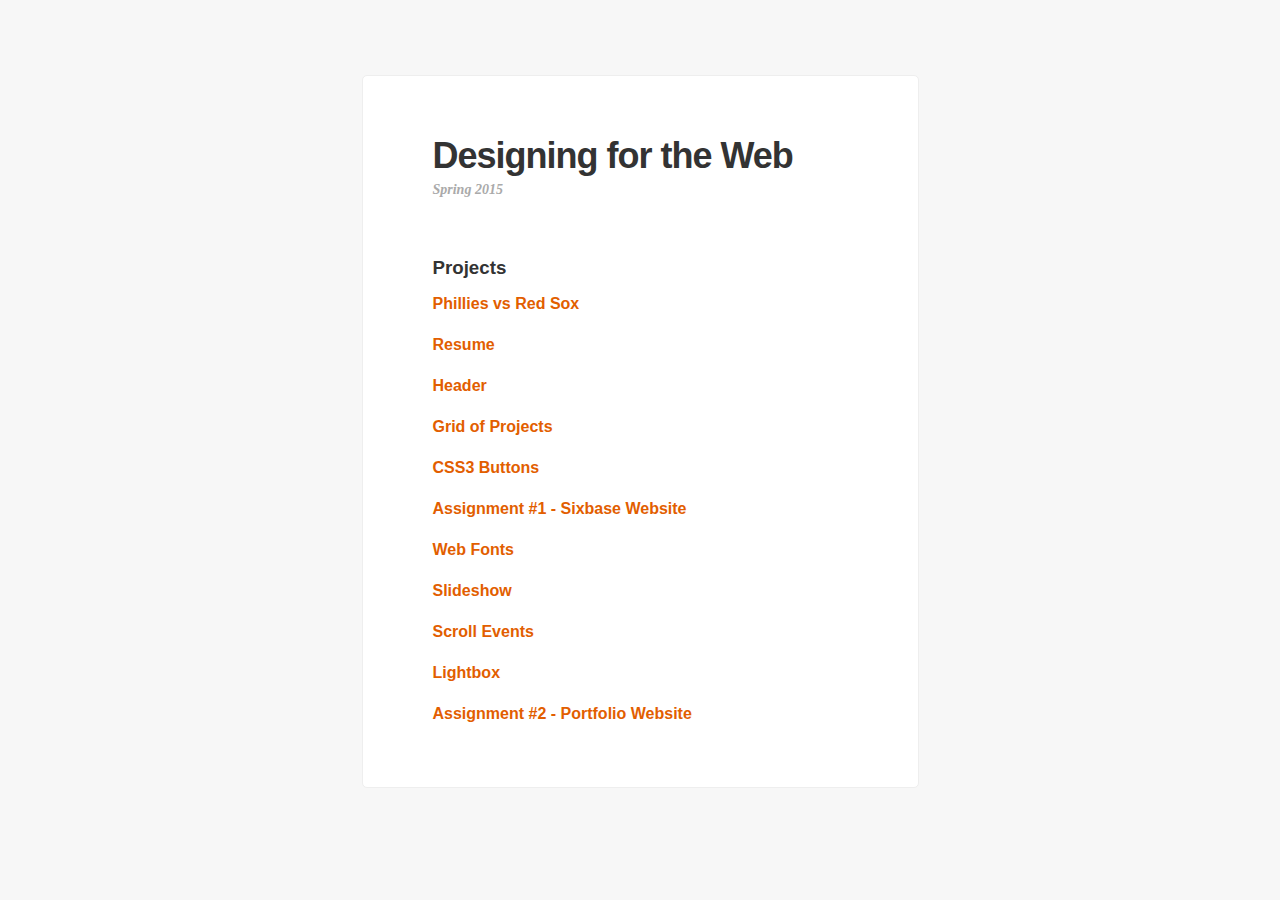
<file: index.html>
<!doctype html>
<html>
  <head>
    <title>Designing for the Web | Spring 2015</title>

    <style type='text/css'>
      body {
        background: #f7f7f7;
        font-family: 'Helvetica', Arial, sans-serif;
        color: #333333;
        font-size: 16px;
        line-height: 1.0;
        font-weight: bold;
      }
      a,
      a:active,
      a:visited {
        text-decoration: none;
        color: #e25e00;
      }
      a:hover {
        opacity: .5;
      }
      div {
        margin: 75px auto;
        padding: 60px 70px 40px 70px;
        background: #ffffff;
        max-width: 415px;
        border-radius: 5px;
        border: 1px solid #eeeeee;
      }
      h1 {
        font-size: 36px;
        line-height: 1.1;
        margin: 0;
        letter-spacing: -1px;
      }
      h2 {
        font-family: Georgia, serif;
        font-size: 14px;
        line-height: 2.0;
        color: #aaaaaa;
        font-style: italic;
        margin: 0 0 55px 0;
      }
      ul {
        list-style-type: none;
        padding: 0;
        margin: 0;
      }
      li {
        padding-bottom: 25px;
      }
    </style>
  </head>

  <body>
    <div>
      <h1>Designing for the Web</h1>
      <h2>Spring 2015</h2>

      <ul>
        <h3>Projects</h3>
        <li><a href='/phillies'>Phillies vs Red Sox</a></li>
        <li><a href='/resume'>Resume</a></li>
        <li><a href='/header'>Header</a></li>
        <li><a href='/grid'>Grid of Projects</a></li>
        <li><a href='/css3-button'>CSS3 Buttons</a></li>
        <li><a href='/assignment1'>Assignment #1 - Sixbase Website</a></li>
        <li><a href='/web-fonts'>Web Fonts</a></li>
        <li><a href='/slideshow'>Slideshow</a></li>
        <li><a href='/scrolling'>Scroll Events</a></li>
        <li><a href='/lightbox'>Lightbox</a></li>
        <li><a href='/assignment2'>Assignment #2 - Portfolio Website</a></li>
      </ul>
    </div>
  </body>
</html>
</file>
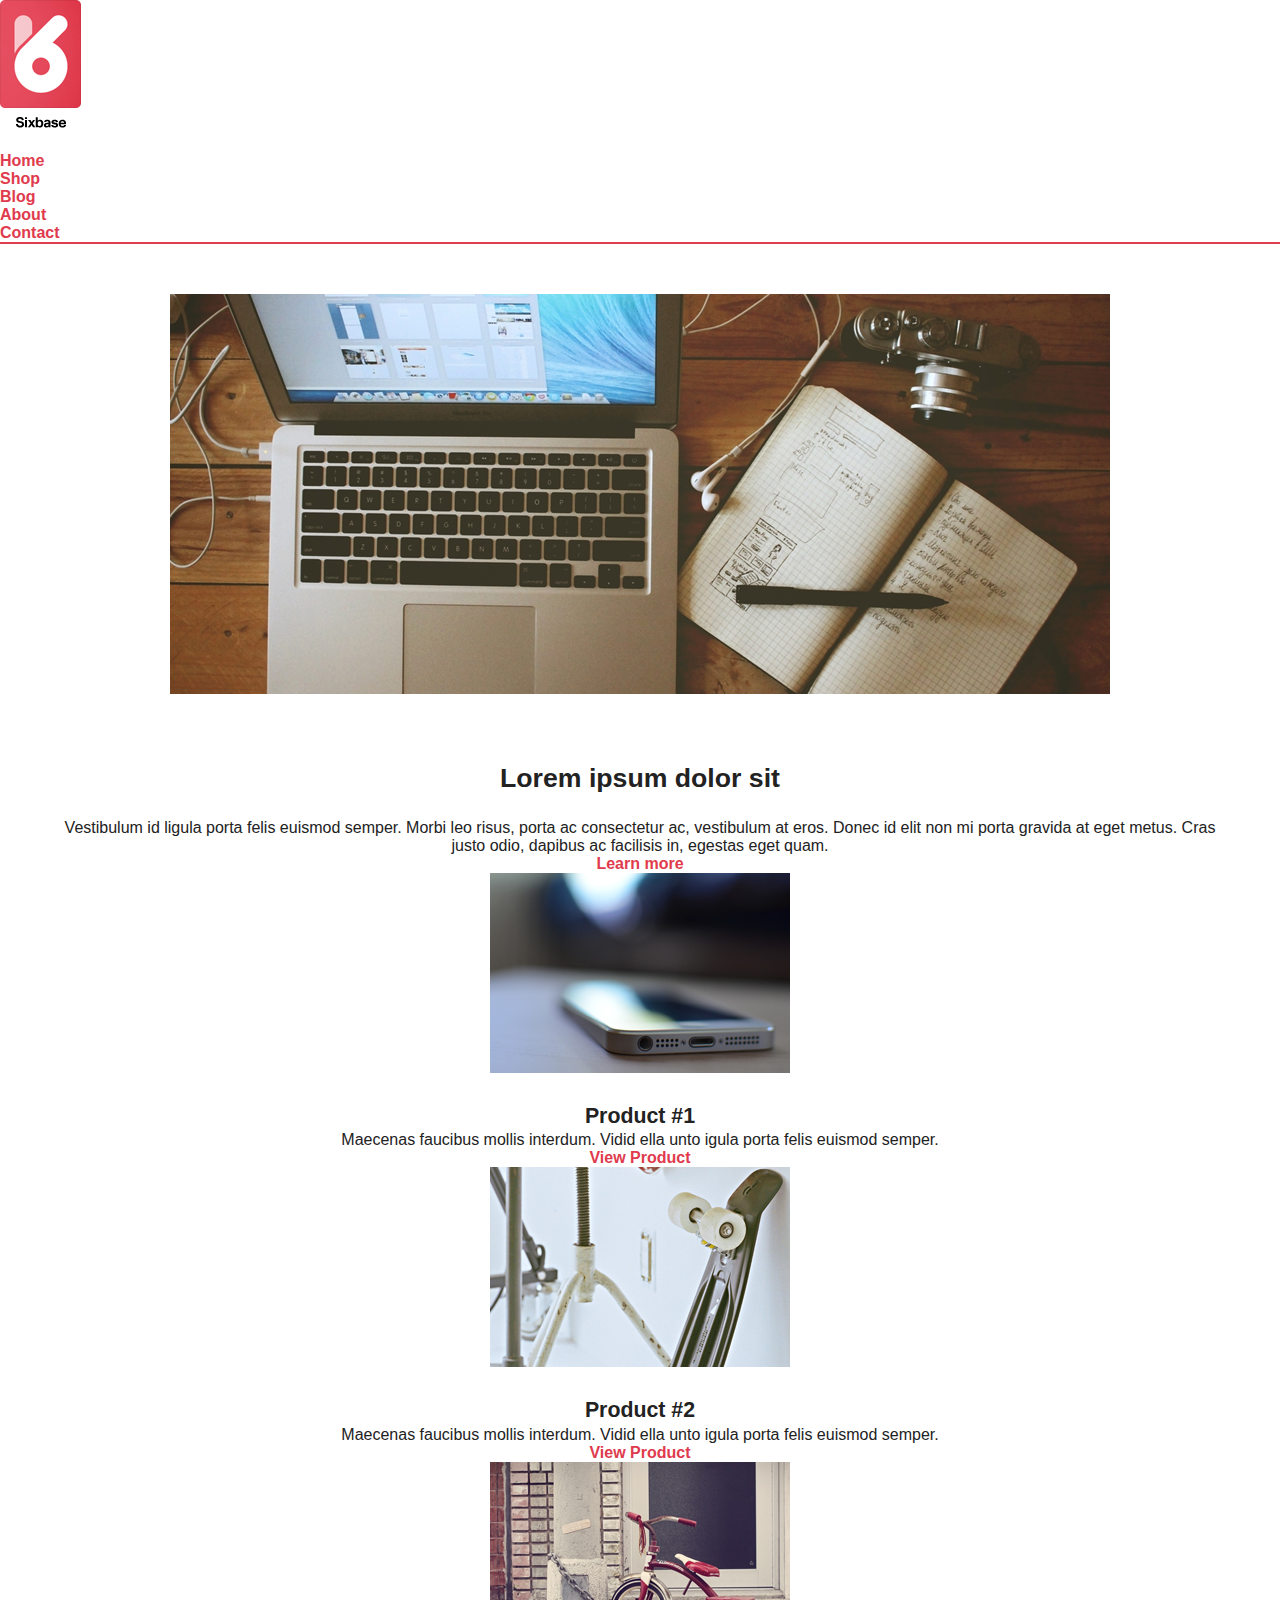
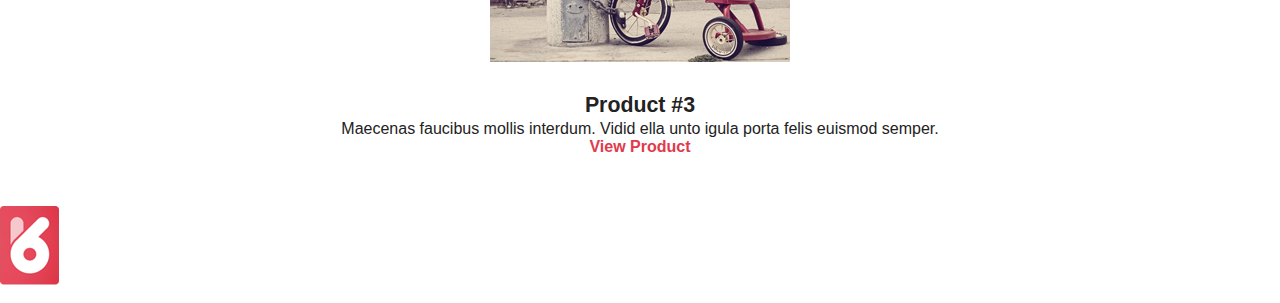
<file: assignment1/index.html>
<!doctype html>
<html>
  <head>
    <title>Sixbase</title>

    <link rel='stylesheet' href='files/css/styles.css' />
  </head>

  <body>
    <header>
      <div class='inner-wrapper'>
        <h1 class='logo'>
          <img src='files/img/sixbase-logo.png' alt='Sixbase Logo' />
        </h1>
        <nav>
          <ul>
            <li class='active'><a href=''>Home</a></li>
            <li><a href=''>Shop</a></li>
            <li><a href=''>Blog</a></li>
            <li><a href=''>About</a></li>
            <li><a href=''>Contact</a></li>
          </ul>
        </nav>
      </div>
    </header>

    <div class='content'>
      <img src='files/img/desk-hero.jpg' alt='Desk Hero Image' />
      <div class='main-section'>
        <h2>Lorem ipsum dolor sit</h2>
        <p>Vestibulum id ligula porta felis euismod semper. Morbi leo risus, porta ac consectetur ac, vestibulum at eros. Donec id elit non mi porta gravida at eget metus. Cras justo odio, dapibus ac facilisis in, egestas eget quam.</p>
        <a href='' target='_blank'>Learn more</a>
      </div>
      <div class='recent-products'>
        <div class='product'>
          <img src='files/img/product-1.jpg' alt='Product #1' />
          <h3>Product #1</h3>
          <p>Maecenas faucibus mollis interdum. Vidid ella unto igula porta felis euismod semper.</p>
          <a href='' target='_blank'>View Product</a>
        </div>
        <div class='product'>
          <img src='files/img/product-2.jpg' alt='Product #2' />
          <h3>Product #2</h3>
          <p>Maecenas faucibus mollis interdum. Vidid ella unto igula porta felis euismod semper.</p>
          <a href='' target='_blank'>View Product</a>
        </div>
        <div class='product'>
          <img src='files/img/product-3.jpg' alt='Product #3' />
          <h3>Product #3</h3>
          <p>Maecenas faucibus mollis interdum. Vidid ella unto igula porta felis euismod semper.</p>
          <a href='' target='_blank'>View Product</a>
        </div>
      </div>
    </div>

    <footer>
      <img src='files/img/sixbase-logo-reversed.png' alt='Sixbase Logo' />
    </footer>
  </body>
</html>
</file>
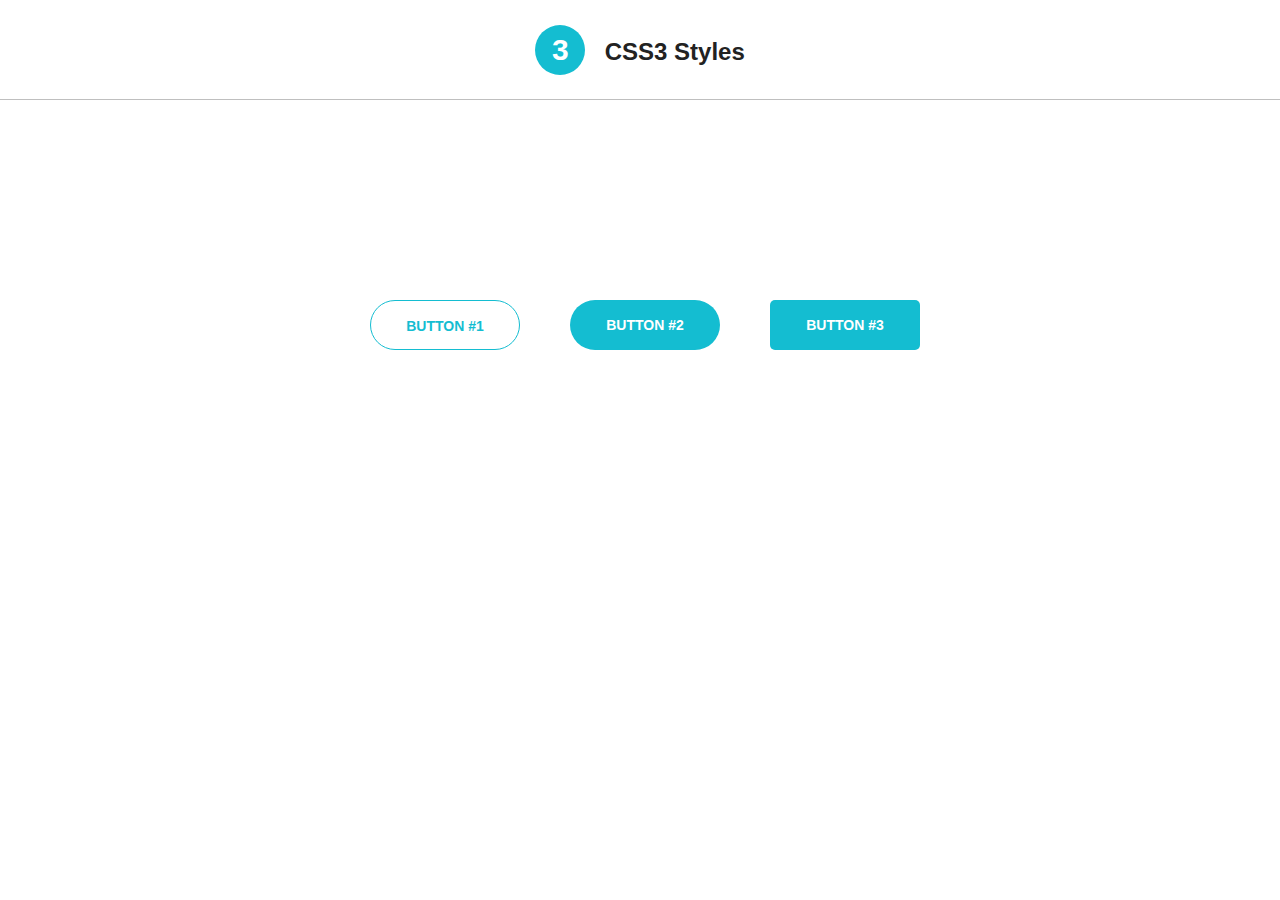
<file: css3-button/index.html>
<!doctype html>
<html>
  <head>
    <title>Practice Site 3 | CSS3 Styles</title>

    <link type="text/css" href="files/css/styles.css" rel="stylesheet" />
  </head>

  <body>
    <header>
      <div class="inner-wrapper">
        <div class="logo">
          <a href="">
            <h1>3</h1>
            <h2>CSS3 Styles</h2>
          </a>
        </div>
      </div>
    </header>

    <div class="content">
      <div class="button-wrapper">
        <a class="button one" href="">Button #1</a>
        <a class="button two" href="">Button #2</a>
        <a class="button three" href="">Button #3</a>
      </div>
    </div>
  </body>
</html>
</file>
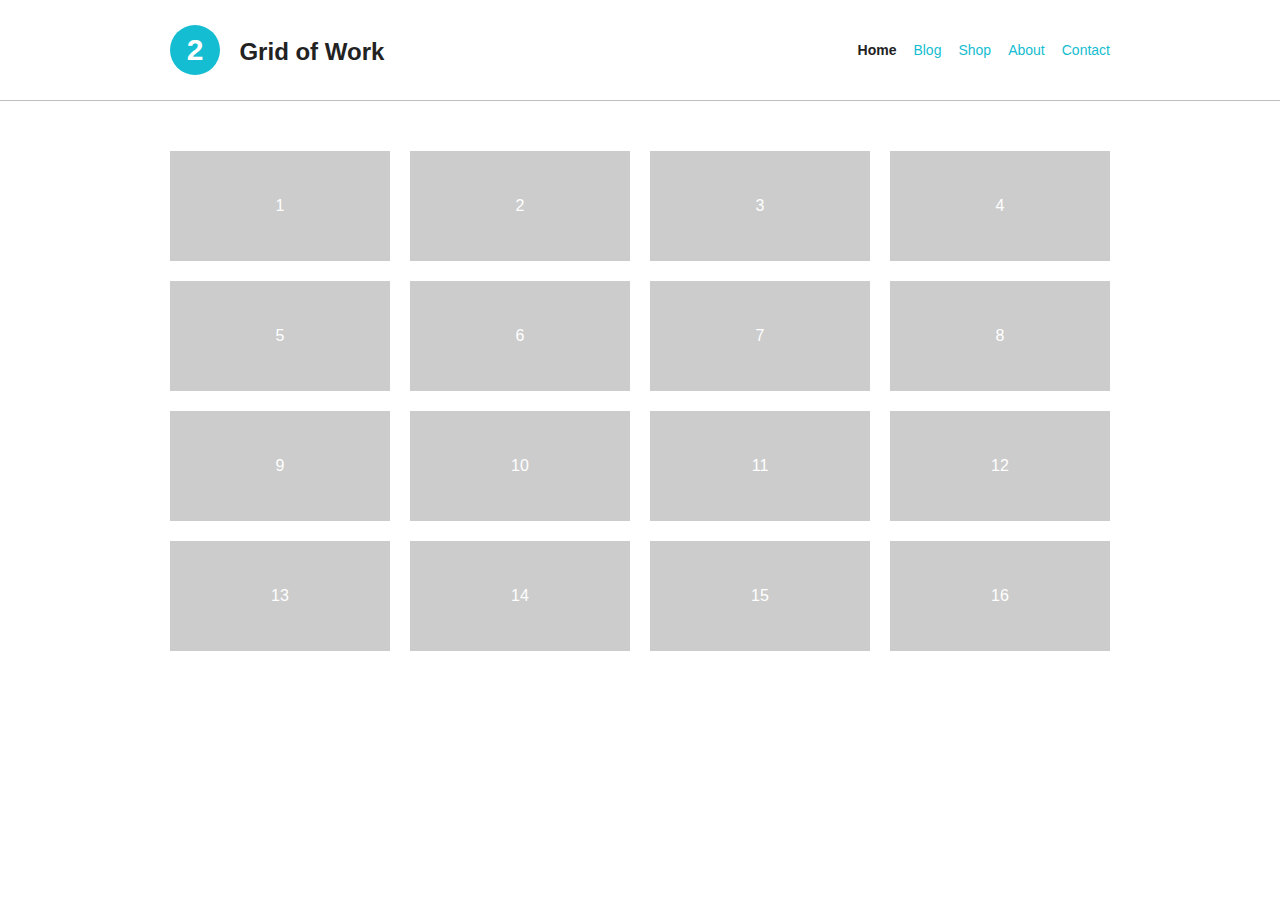
<file: grid/index.html>
<!doctype html>
<html>
  <head>
    <title>Practice Site 2 | Grid of Work</title>

    <link type="text/css" href="files/css/styles.css" rel="stylesheet" />
  </head>

  <body>
    <header>
      <div id="inner-wrapper">
        <div id="logo">
          <a href="">
            <h1>2</h1>
            <h2>Grid of Work</h2>
          </a>
        </div>
        <div id="nav">
          <ul>
            <li class="active"><a href="http://yoursite.com" target="_self">Home</a></li>
            <li><a href="http://yoursite.com/blog" target="_self">Blog</a></li>
            <li><a href="http://yoursite.com/about" target="_self">Shop</a></li>
            <li><a href="http://yoursite.com/about" target="_self">About</a></li>
            <li><a href="http://yoursite.com/contact" target="_self">Contact</a></li>
          </ul>
        </div>
      </div>
    </header>

    <div id="content">
      <div class="row-1">
        <a href=""><div class="project">1</div></a>
        <a href=""><div class="project">2</div></a>
        <a href=""><div class="project">3</div></a>
        <a href=""><div class="project last">4</div></a>
      </div>
      <div class="row-2">
        <a href=""><div class="project">5</div></a>
        <a href=""><div class="project">6</div></a>
        <a href=""><div class="project">7</div></a>
        <a href=""><div class="project last">8</div></a>
      </div>
      <div class="row-3">
        <a href=""><div class="project">9</div></a>
        <a href=""><div class="project">10</div></a>
        <a href=""><div class="project">11</div></a>
        <a href=""><div class="project last">12</div></a>
      </div>
      <div class="row-4">
        <a href=""><div class="project">13</div></a>
        <a href=""><div class="project">14</div></a>
        <a href=""><div class="project">15</div></a>
        <a href=""><div class="project last">16</div></a>
      </div>
    </div>
  </body>
</html>
</file>
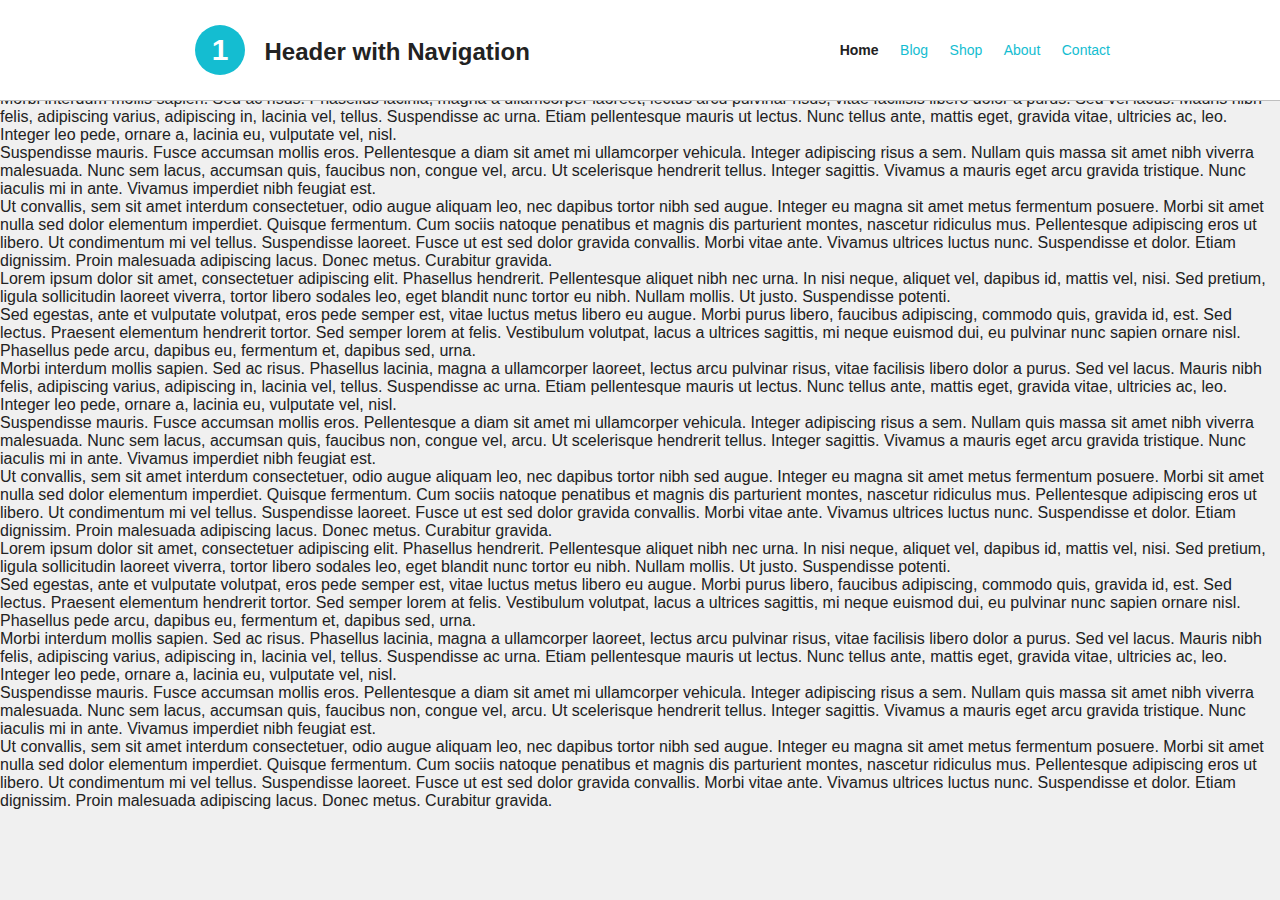
<file: header/index.html>
<!doctype html>
<html>
  <head>
    <title>Practice Site 1 | Header with Navigation</title>

    <link type="text/css" href="files/css/styles.css" rel="stylesheet" />
  </head>

  <body>
    <header>
      <div id="inner-wrapper">
        <div id="logo">
          <a href="http://ryjohnson.com">
            <h1>1</h1>
            <h2>Header with Navigation</h2>
          </a>
        </div>
        <div id="nav">
          <ul>
            <li class='active'><a href="http://yoursite.com" target="_self">Home</a></li>
            <li><a href="http://yoursite.com/blog" target="_self">Blog</a></li>
            <li><a href="http://yoursite.com/about" target="_self">Shop</a></li>
            <li><a href="http://yoursite.com/about" target="_self">About</a></li>
            <li><a href="http://yoursite.com/contact" target="_self">Contact</a></li>
          </ul>
        </div>
      </div>
    </header>

    <div id="content">
      <p>Lorem ipsum dolor sit amet, consectetuer adipiscing elit. Phasellus hendrerit. Pellentesque aliquet nibh nec urna. In nisi neque, aliquet vel, dapibus id, mattis vel, nisi. Sed pretium, ligula sollicitudin laoreet viverra, tortor libero sodales leo, eget blandit nunc tortor eu nibh. Nullam mollis. Ut justo. Suspendisse potenti.</p>

      <p>Sed egestas, ante et vulputate volutpat, eros pede semper est, vitae luctus metus libero eu augue. Morbi purus libero, faucibus adipiscing, commodo quis, gravida id, est. Sed lectus. Praesent elementum hendrerit tortor. Sed semper lorem at felis. Vestibulum volutpat, lacus a ultrices sagittis, mi neque euismod dui, eu pulvinar nunc sapien ornare nisl. Phasellus pede arcu, dapibus eu, fermentum et, dapibus sed, urna.</p>

      <p>Morbi interdum mollis sapien. Sed ac risus. Phasellus lacinia, magna a ullamcorper laoreet, lectus arcu pulvinar risus, vitae facilisis libero dolor a purus. Sed vel lacus. Mauris nibh felis, adipiscing varius, adipiscing in, lacinia vel, tellus. Suspendisse ac urna. Etiam pellentesque mauris ut lectus. Nunc tellus ante, mattis eget, gravida vitae, ultricies ac, leo. Integer leo pede, ornare a, lacinia eu, vulputate vel, nisl.</p>

      <p>Suspendisse mauris. Fusce accumsan mollis eros. Pellentesque a diam sit amet mi ullamcorper vehicula. Integer adipiscing risus a sem. Nullam quis massa sit amet nibh viverra malesuada. Nunc sem lacus, accumsan quis, faucibus non, congue vel, arcu. Ut scelerisque hendrerit tellus. Integer sagittis. Vivamus a mauris eget arcu gravida tristique. Nunc iaculis mi in ante. Vivamus imperdiet nibh feugiat est.</p>

      <p>Ut convallis, sem sit amet interdum consectetuer, odio augue aliquam leo, nec dapibus tortor nibh sed augue. Integer eu magna sit amet metus fermentum posuere. Morbi sit amet nulla sed dolor elementum imperdiet. Quisque fermentum. Cum sociis natoque penatibus et magnis dis parturient montes, nascetur ridiculus mus. Pellentesque adipiscing eros ut libero. Ut condimentum mi vel tellus. Suspendisse laoreet. Fusce ut est sed dolor gravida convallis. Morbi vitae ante. Vivamus ultrices luctus nunc. Suspendisse et dolor. Etiam dignissim. Proin malesuada adipiscing lacus. Donec metus. Curabitur gravida.</p>

      <p>Lorem ipsum dolor sit amet, consectetuer adipiscing elit. Phasellus hendrerit. Pellentesque aliquet nibh nec urna. In nisi neque, aliquet vel, dapibus id, mattis vel, nisi. Sed pretium, ligula sollicitudin laoreet viverra, tortor libero sodales leo, eget blandit nunc tortor eu nibh. Nullam mollis. Ut justo. Suspendisse potenti.</p>

      <p>Sed egestas, ante et vulputate volutpat, eros pede semper est, vitae luctus metus libero eu augue. Morbi purus libero, faucibus adipiscing, commodo quis, gravida id, est. Sed lectus. Praesent elementum hendrerit tortor. Sed semper lorem at felis. Vestibulum volutpat, lacus a ultrices sagittis, mi neque euismod dui, eu pulvinar nunc sapien ornare nisl. Phasellus pede arcu, dapibus eu, fermentum et, dapibus sed, urna.</p>

      <p>Morbi interdum mollis sapien. Sed ac risus. Phasellus lacinia, magna a ullamcorper laoreet, lectus arcu pulvinar risus, vitae facilisis libero dolor a purus. Sed vel lacus. Mauris nibh felis, adipiscing varius, adipiscing in, lacinia vel, tellus. Suspendisse ac urna. Etiam pellentesque mauris ut lectus. Nunc tellus ante, mattis eget, gravida vitae, ultricies ac, leo. Integer leo pede, ornare a, lacinia eu, vulputate vel, nisl.</p>

      <p>Suspendisse mauris. Fusce accumsan mollis eros. Pellentesque a diam sit amet mi ullamcorper vehicula. Integer adipiscing risus a sem. Nullam quis massa sit amet nibh viverra malesuada. Nunc sem lacus, accumsan quis, faucibus non, congue vel, arcu. Ut scelerisque hendrerit tellus. Integer sagittis. Vivamus a mauris eget arcu gravida tristique. Nunc iaculis mi in ante. Vivamus imperdiet nibh feugiat est.</p>

      <p>Ut convallis, sem sit amet interdum consectetuer, odio augue aliquam leo, nec dapibus tortor nibh sed augue. Integer eu magna sit amet metus fermentum posuere. Morbi sit amet nulla sed dolor elementum imperdiet. Quisque fermentum. Cum sociis natoque penatibus et magnis dis parturient montes, nascetur ridiculus mus. Pellentesque adipiscing eros ut libero. Ut condimentum mi vel tellus. Suspendisse laoreet. Fusce ut est sed dolor gravida convallis. Morbi vitae ante. Vivamus ultrices luctus nunc. Suspendisse et dolor. Etiam dignissim. Proin malesuada adipiscing lacus. Donec metus. Curabitur gravida.</p>

      <p>Lorem ipsum dolor sit amet, consectetuer adipiscing elit. Phasellus hendrerit. Pellentesque aliquet nibh nec urna. In nisi neque, aliquet vel, dapibus id, mattis vel, nisi. Sed pretium, ligula sollicitudin laoreet viverra, tortor libero sodales leo, eget blandit nunc tortor eu nibh. Nullam mollis. Ut justo. Suspendisse potenti.</p>

      <p>Sed egestas, ante et vulputate volutpat, eros pede semper est, vitae luctus metus libero eu augue. Morbi purus libero, faucibus adipiscing, commodo quis, gravida id, est. Sed lectus. Praesent elementum hendrerit tortor. Sed semper lorem at felis. Vestibulum volutpat, lacus a ultrices sagittis, mi neque euismod dui, eu pulvinar nunc sapien ornare nisl. Phasellus pede arcu, dapibus eu, fermentum et, dapibus sed, urna.</p>

      <p>Morbi interdum mollis sapien. Sed ac risus. Phasellus lacinia, magna a ullamcorper laoreet, lectus arcu pulvinar risus, vitae facilisis libero dolor a purus. Sed vel lacus. Mauris nibh felis, adipiscing varius, adipiscing in, lacinia vel, tellus. Suspendisse ac urna. Etiam pellentesque mauris ut lectus. Nunc tellus ante, mattis eget, gravida vitae, ultricies ac, leo. Integer leo pede, ornare a, lacinia eu, vulputate vel, nisl.</p>

      <p>Suspendisse mauris. Fusce accumsan mollis eros. Pellentesque a diam sit amet mi ullamcorper vehicula. Integer adipiscing risus a sem. Nullam quis massa sit amet nibh viverra malesuada. Nunc sem lacus, accumsan quis, faucibus non, congue vel, arcu. Ut scelerisque hendrerit tellus. Integer sagittis. Vivamus a mauris eget arcu gravida tristique. Nunc iaculis mi in ante. Vivamus imperdiet nibh feugiat est.</p>

      <p>Ut convallis, sem sit amet interdum consectetuer, odio augue aliquam leo, nec dapibus tortor nibh sed augue. Integer eu magna sit amet metus fermentum posuere. Morbi sit amet nulla sed dolor elementum imperdiet. Quisque fermentum. Cum sociis natoque penatibus et magnis dis parturient montes, nascetur ridiculus mus. Pellentesque adipiscing eros ut libero. Ut condimentum mi vel tellus. Suspendisse laoreet. Fusce ut est sed dolor gravida convallis. Morbi vitae ante. Vivamus ultrices luctus nunc. Suspendisse et dolor. Etiam dignissim. Proin malesuada adipiscing lacus. Donec metus. Curabitur gravida.</p>
    </div>
  </body>
</html>
</file>
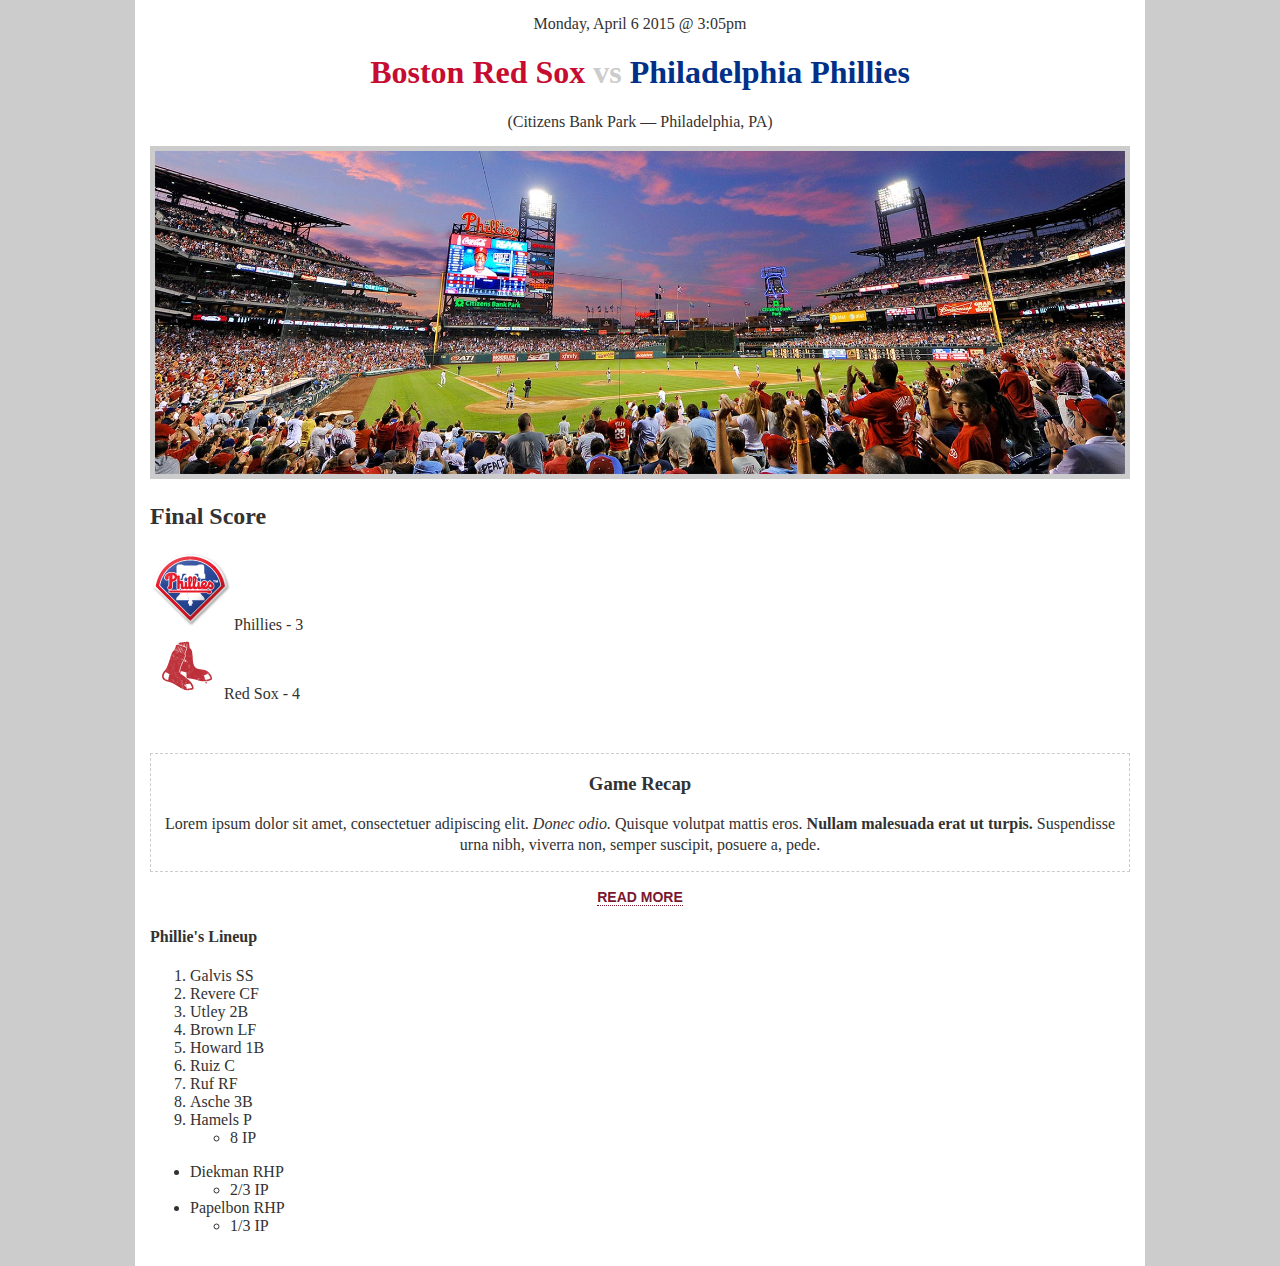
<file: phillies/index.html>
<!doctype html>
<html>
  <head>
    <title>Red Sox vs. Phillies</title>
  </head>

  <body style='font-family: Georgia, serif; background-color: #cccccc; margin: 0; padding: 0; color: #323232;'>
    <div style='width: 980px; background-color: #ffffff; margin: 0 auto; padding: 15px;'>
      <div style='text-align: center;'>Monday, April 6 2015 @ 3:05pm</div>
      <h1 style="text-align: center; color: #cccccc;"><span style='color: #c60c30;'>Boston Red Sox</span> vs <span style='color: #003087;'>Philadelphia Phillies</span></h1>
      <div style='text-align: center;'>(Citizens Bank Park &mdash; Philadelphia, PA)</div>

      <img src='files/citizensbank.jpg' alt='Citizens Bank Park' style='width: 100%; border: 5px solid #cccccc; margin-top: 15px; box-sizing: border-box;' />

      <h2>Final Score</h2>
      <a href='http://phillies.com' target='_blank'><img src='files/phillies-logo.png' alt='Phillies Logo' /></a>
      Phillies - 3 <br />
      <a href='http://redsox.com' target='_blank'><img src='files/redsox-logo.png' alt='Red Sox Logo' /></a>
      Red Sox - 4

      <div style='border: 1px dashed #cccccc; margin-top: 50px; text-align: center;'>
        <h3>Game Recap</h3>
        <p style='font-size: 16px; line-height: 21px; margin-top: 10px;'>Lorem ipsum dolor sit amet, consectetuer adipiscing elit. <span style='font-style: italic'>Donec odio.</span> Quisque volutpat mattis eros. <span style="font-weight: bold;">Nullam malesuada erat ut turpis.</span> Suspendisse urna nibh, viverra non, semper suscipit, posuere a, pede.</p>
      </div>

      <p style='text-align: center;'>
        <a href='' style='font-family: Helvetica, Arial, sans-serif; font-size: 14px; font-weight: bold; text-decoration: none; border-bottom: 1px dotted #791731; color: #791731; text-transform: uppercase;'>Read More</a>
      </p>

      <h4>Phillie's Lineup</h4>
      <ol>
        <li>Galvis SS</li>
        <li>Revere CF</li>
        <li>Utley 2B</li>
        <li>Brown LF</li>
        <li>Howard 1B</li>
        <li>Ruiz C</li>
        <li>Ruf RF</li>
        <li>Asche 3B</li>
        <li>Hamels P
            <ul>
              <li>8 IP</li>
            </ul>
        </li>
      </ol>

      <!-- Relief Pitchers -->
      <ul>
        <li>Diekman RHP
            <ul>
              <li>2/3 IP</li>
            </ul>
        </li>
        <li>Papelbon RHP
            <ul>
              <li>1/3 IP</li>
            </ul>
        </li>
      </ul>
    </div>
  </body>
</html>
</file>
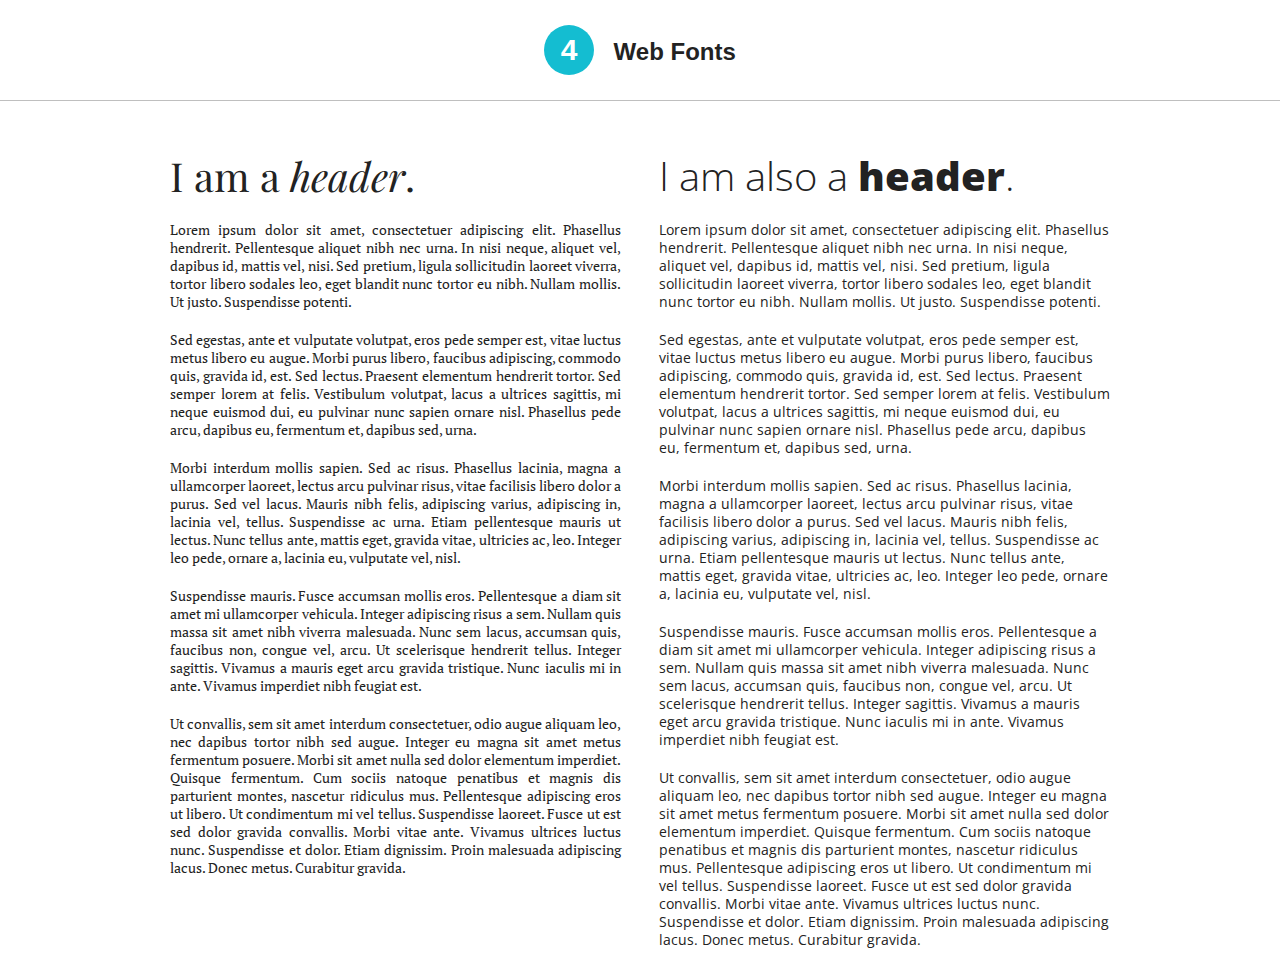
<file: web-fonts/index.html>
<!doctype html>
<html>
  <head>
    <title>Practice Site 4 | Web Fonts</title>

    <link type="text/css" href="files/css/styles.css" rel="stylesheet" />
    <link href='http://fonts.googleapis.com/css?family=Playfair+Display:900,900italic|PT+Serif|Open+Sans:400,300,800' rel='stylesheet' type='text/css'>
  </head>

  <body>
    <header>
      <div id="inner-wrapper">
        <div id="logo">
          <a href="http://ryjohnson.com">
            <h1>4</h1>
            <h2>Web Fonts</h2>
          </a>
        </div>
      </div>
    </header>

    <div id="content">
      <div id="columns">
        <div id="left-column">
          <h2 class="left-header">I am a <span class="italic">header</span>.</h2>
          <p>Lorem ipsum dolor sit amet, consectetuer adipiscing elit. Phasellus hendrerit. Pellentesque aliquet nibh nec urna. In nisi neque, aliquet vel, dapibus id, mattis vel, nisi. Sed pretium, ligula sollicitudin laoreet viverra, tortor libero sodales leo, eget blandit nunc tortor eu nibh. Nullam mollis. Ut justo. Suspendisse potenti.</p>

          <p>Sed egestas, ante et vulputate volutpat, eros pede semper est, vitae luctus metus libero eu augue. Morbi purus libero, faucibus adipiscing, commodo quis, gravida id, est. Sed lectus. Praesent elementum hendrerit tortor. Sed semper lorem at felis. Vestibulum volutpat, lacus a ultrices sagittis, mi neque euismod dui, eu pulvinar nunc sapien ornare nisl. Phasellus pede arcu, dapibus eu, fermentum et, dapibus sed, urna.</p>

          <p>Morbi interdum mollis sapien. Sed ac risus. Phasellus lacinia, magna a ullamcorper laoreet, lectus arcu pulvinar risus, vitae facilisis libero dolor a purus. Sed vel lacus. Mauris nibh felis, adipiscing varius, adipiscing in, lacinia vel, tellus. Suspendisse ac urna. Etiam pellentesque mauris ut lectus. Nunc tellus ante, mattis eget, gravida vitae, ultricies ac, leo. Integer leo pede, ornare a, lacinia eu, vulputate vel, nisl.</p>

          <p>Suspendisse mauris. Fusce accumsan mollis eros. Pellentesque a diam sit amet mi ullamcorper vehicula. Integer adipiscing risus a sem. Nullam quis massa sit amet nibh viverra malesuada. Nunc sem lacus, accumsan quis, faucibus non, congue vel, arcu. Ut scelerisque hendrerit tellus. Integer sagittis. Vivamus a mauris eget arcu gravida tristique. Nunc iaculis mi in ante. Vivamus imperdiet nibh feugiat est.</p>

          <p>Ut convallis, sem sit amet interdum consectetuer, odio augue aliquam leo, nec dapibus tortor nibh sed augue. Integer eu magna sit amet metus fermentum posuere. Morbi sit amet nulla sed dolor elementum imperdiet. Quisque fermentum. Cum sociis natoque penatibus et magnis dis parturient montes, nascetur ridiculus mus. Pellentesque adipiscing eros ut libero. Ut condimentum mi vel tellus. Suspendisse laoreet. Fusce ut est sed dolor gravida convallis. Morbi vitae ante. Vivamus ultrices luctus nunc. Suspendisse et dolor. Etiam dignissim. Proin malesuada adipiscing lacus. Donec metus. Curabitur gravida.</p>
        </div>

        <div id="right-column">
          <h2 class="right-header">I am also a <span class="bold">header</span>.</h2>
          <p>Lorem ipsum dolor sit amet, consectetuer adipiscing elit. Phasellus hendrerit. Pellentesque aliquet nibh nec urna. In nisi neque, aliquet vel, dapibus id, mattis vel, nisi. Sed pretium, ligula sollicitudin laoreet viverra, tortor libero sodales leo, eget blandit nunc tortor eu nibh. Nullam mollis. Ut justo. Suspendisse potenti.</p>

          <p>Sed egestas, ante et vulputate volutpat, eros pede semper est, vitae luctus metus libero eu augue. Morbi purus libero, faucibus adipiscing, commodo quis, gravida id, est. Sed lectus. Praesent elementum hendrerit tortor. Sed semper lorem at felis. Vestibulum volutpat, lacus a ultrices sagittis, mi neque euismod dui, eu pulvinar nunc sapien ornare nisl. Phasellus pede arcu, dapibus eu, fermentum et, dapibus sed, urna.</p>

          <p>Morbi interdum mollis sapien. Sed ac risus. Phasellus lacinia, magna a ullamcorper laoreet, lectus arcu pulvinar risus, vitae facilisis libero dolor a purus. Sed vel lacus. Mauris nibh felis, adipiscing varius, adipiscing in, lacinia vel, tellus. Suspendisse ac urna. Etiam pellentesque mauris ut lectus. Nunc tellus ante, mattis eget, gravida vitae, ultricies ac, leo. Integer leo pede, ornare a, lacinia eu, vulputate vel, nisl.</p>

          <p>Suspendisse mauris. Fusce accumsan mollis eros. Pellentesque a diam sit amet mi ullamcorper vehicula. Integer adipiscing risus a sem. Nullam quis massa sit amet nibh viverra malesuada. Nunc sem lacus, accumsan quis, faucibus non, congue vel, arcu. Ut scelerisque hendrerit tellus. Integer sagittis. Vivamus a mauris eget arcu gravida tristique. Nunc iaculis mi in ante. Vivamus imperdiet nibh feugiat est.</p>

          <p>Ut convallis, sem sit amet interdum consectetuer, odio augue aliquam leo, nec dapibus tortor nibh sed augue. Integer eu magna sit amet metus fermentum posuere. Morbi sit amet nulla sed dolor elementum imperdiet. Quisque fermentum. Cum sociis natoque penatibus et magnis dis parturient montes, nascetur ridiculus mus. Pellentesque adipiscing eros ut libero. Ut condimentum mi vel tellus. Suspendisse laoreet. Fusce ut est sed dolor gravida convallis. Morbi vitae ante. Vivamus ultrices luctus nunc. Suspendisse et dolor. Etiam dignissim. Proin malesuada adipiscing lacus. Donec metus. Curabitur gravida.</p>
        </div>
      </div>
    </div>
  </body>
</html>
</file>
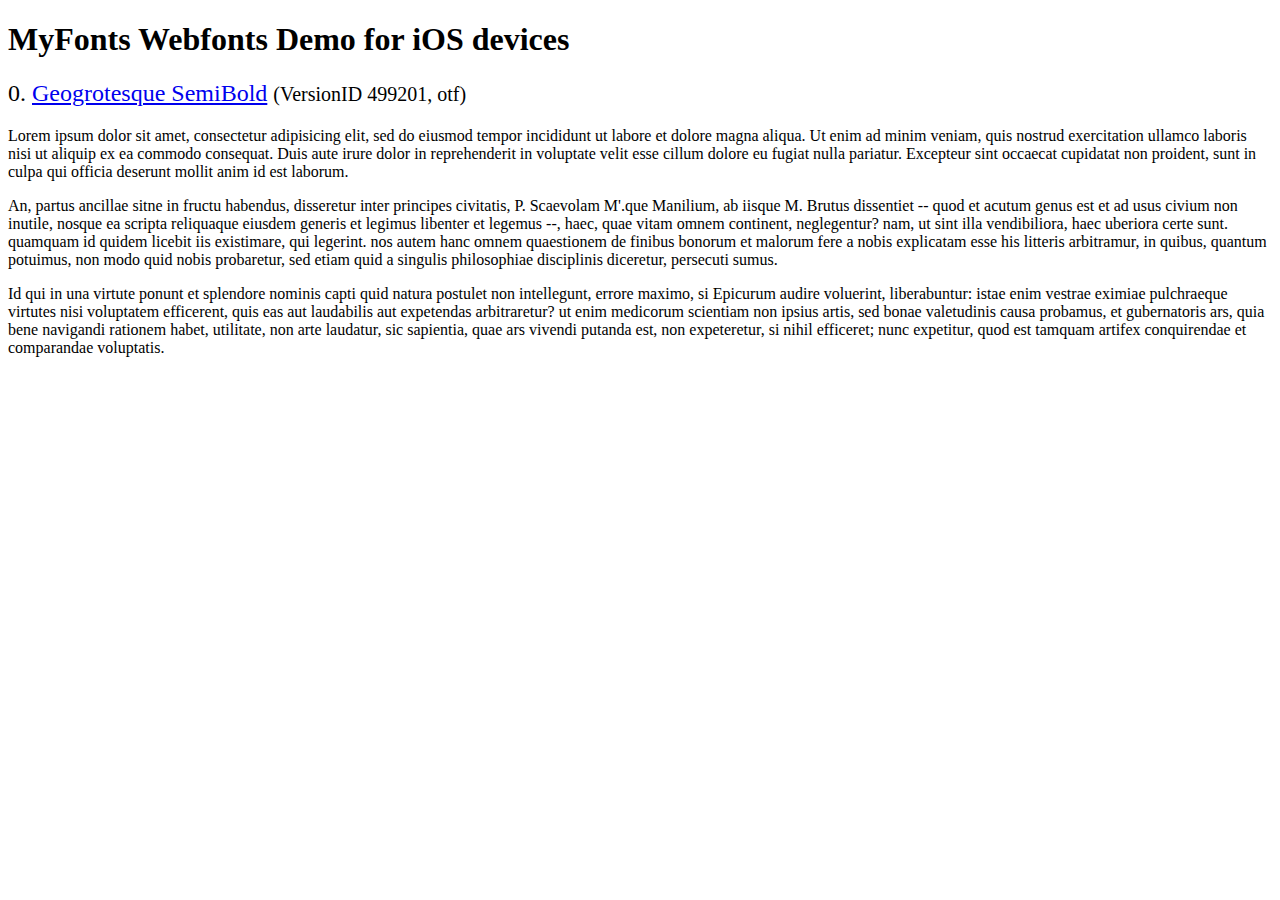
<file: slideshow/flexslider/demo/fonts/webfonts/geo-semibold/svg/index.html>
<!DOCTYPE html>
<html>
<head>
<title>MyFonts Webfonts Demo for iOS devices</title>
<meta http-equiv="content-type" content="text/html; charset=utf-8" />

<style type="text/css" media="all">

	h2 {
		 font-weight:normal;
	}

		
	@font-face {
		font-family:"Geogrotesque-SemiBold";
		src:url("style_169898.svg#Geogrotesque-SemiBold") format("svg");
	}
	
	.webfont_0 {
		font-family: Geogrotesque-SemiBold;
	}
		
</style>

</head>

<body>

<h1>MyFonts Webfonts Demo for iOS devices</h1>


<h2>0. <span class='webfont_0'><a href='http://new.myfonts.com/search/style::169898/'>Geogrotesque SemiBold</a></span>
<small>(VersionID 499201, otf)</small>
</h2>

<p class='webfont_0'>Lorem ipsum dolor sit amet, consectetur adipisicing elit, sed do eiusmod tempor incididunt ut labore et dolore magna aliqua. Ut enim ad minim veniam, quis nostrud exercitation ullamco laboris nisi ut aliquip ex ea commodo consequat. Duis aute irure dolor in reprehenderit in voluptate velit esse cillum dolore eu fugiat nulla pariatur. Excepteur sint occaecat cupidatat non proident, sunt in culpa qui officia deserunt mollit anim id est laborum.</p>

<p class='webfont_0'>An, partus ancillae sitne in fructu habendus, disseretur inter principes civitatis, P. Scaevolam M'.que Manilium, ab iisque M. Brutus dissentiet -- quod et acutum genus est et ad usus civium non inutile, nosque ea scripta reliquaque eiusdem generis et legimus libenter et legemus --, haec, quae vitam omnem continent, neglegentur? nam, ut sint illa vendibiliora, haec uberiora certe sunt. quamquam id quidem licebit iis existimare, qui legerint. nos autem hanc omnem quaestionem de finibus bonorum et malorum fere a nobis explicatam esse his litteris arbitramur, in quibus, quantum potuimus, non modo quid nobis probaretur, sed etiam quid a singulis philosophiae disciplinis diceretur, persecuti sumus.</p>

<p class='webfont_0'>Id qui in una virtute ponunt et splendore nominis capti quid natura postulet non intellegunt, errore maximo, si Epicurum audire voluerint, liberabuntur: istae enim vestrae eximiae pulchraeque virtutes nisi voluptatem efficerent, quis eas aut laudabilis aut expetendas arbitraretur? ut enim medicorum scientiam non ipsius artis, sed bonae valetudinis causa probamus, et gubernatoris ars, quia bene navigandi rationem habet, utilitate, non arte laudatur, sic sapientia, quae ars vivendi putanda est, non expeteretur, si nihil efficeret; nunc expetitur, quod est tamquam artifex conquirendae et comparandae voluptatis.</p>




</body>
</html>
</file>
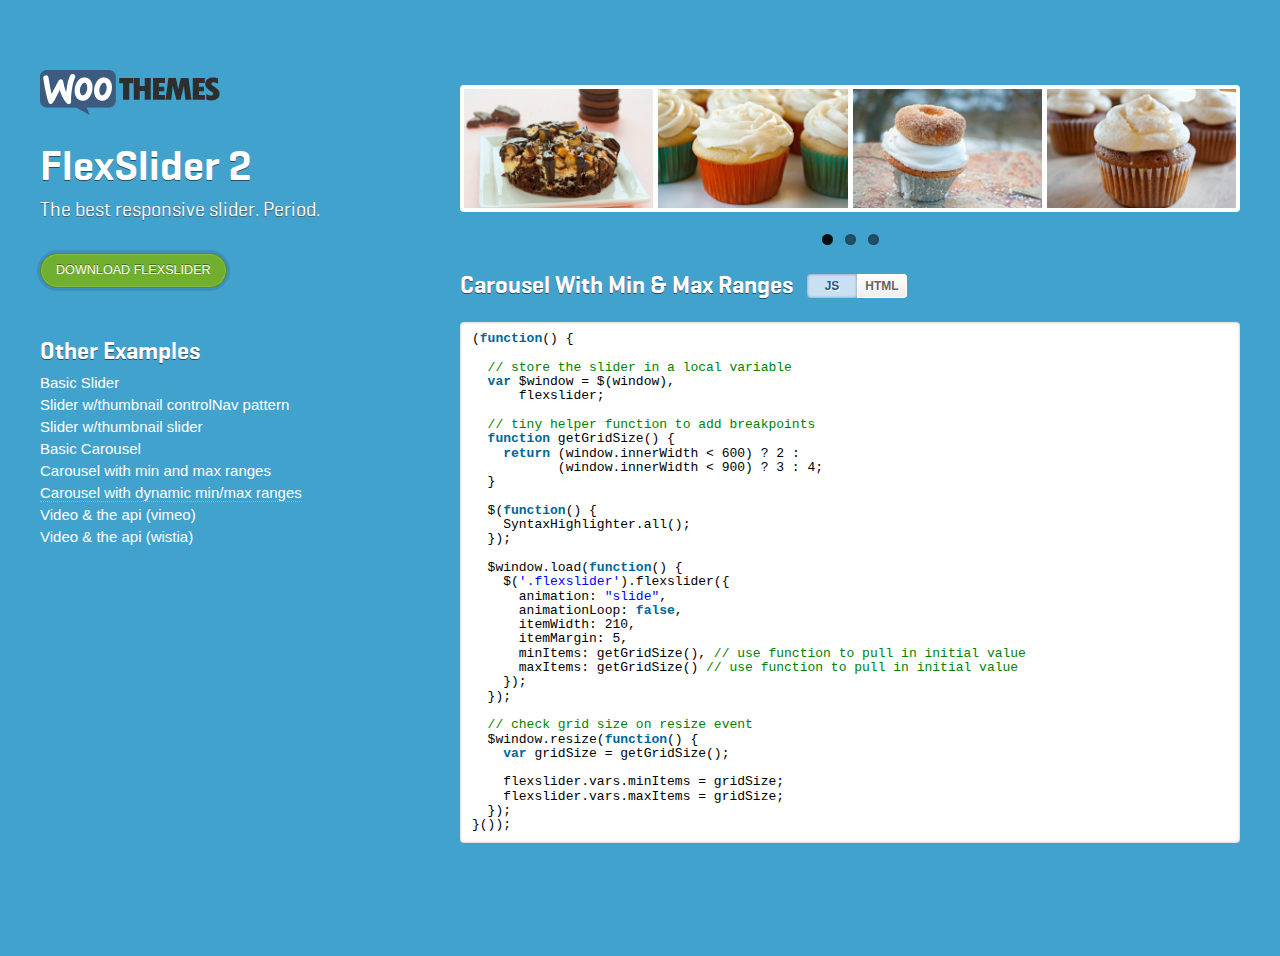
<file: slideshow/flexslider/demo/dynamic-carousel-min-max.html>
<!DOCTYPE html>
<html class="no-js" lang="en">
<head>
	<meta content="charset=utf-8">
	<title>FlexSlider 2</title>
	<meta name="viewport" content="width=device-width; initial-scale=1.0; maximum-scale=1.0; user-scalable=0;">

  <!-- Demo CSS -->
	<link rel="stylesheet" href="css/demo.css" type="text/css" media="screen" />
	<link rel="stylesheet" href="../flexslider.css" type="text/css" media="screen" />

	<!-- Modernizr -->
  <script src="js/modernizr.js"></script>

</head>
<body class="loading">

  <div id="container" class="cf">
    <header role="navigation">
      <a class="logo" href="http://www.woothemes.com" title="WooThemes">
        <img src="images/logo.png" alt="WooThemes" />
	  </a>
      <h1>FlexSlider 2</h1>
      <h2>The best responsive slider. Period.</h2>
      <a class="button green" href="https://github.com/woothemes/FlexSlider/zipball/master">Download Flexslider</a>
      <h3 class="header-nav">Other Examples</h3>
      <nav>
        <ul>
          <li><a href="demo">Basic Slider</a></li>
          <li><a href="thumbnail-controlnav.html">Slider w/thumbnail controlNav pattern</a></li>
          <li><a href="thumbnail-slider.html">Slider w/thumbnail slider</a></li>
          <li><a href="basic-carousel.html">Basic Carousel</a></li>
          <li><a href="carousel-min-max.html">Carousel with min and max ranges</a></li>
          <li class="active"><a href="dynamic-carousel-min-max.html">Carousel with dynamic min/max ranges</a></li>
          <li><a href="video.html">Video & the api (vimeo)</a></li>
          <li><a href="video-wistia.html">Video & the api (wistia)</a></li>
        </ul>
      </nav>
    </header>

	<div id="main" role="main">
      <section class="slider">
        <div class="flexslider carousel">
          <ul class="slides">
            <li>
  	    	    <img src="images/kitchen_adventurer_cheesecake_brownie.jpg" />
  	    		</li>
  	    		<li>
  	    	    <img src="images/kitchen_adventurer_lemon.jpg" />
  	    		</li>
  	    		<li>
  	    	    <img src="images/kitchen_adventurer_donut.jpg" />
  	    		</li>
  	    		<li>
  	    	    <img src="images/kitchen_adventurer_caramel.jpg" />
  	    		</li>
            <li>
              <img src="images/kitchen_adventurer_cheesecake_brownie.jpg" />
            </li>
            <li>
              <img src="images/kitchen_adventurer_lemon.jpg" />
            </li>
            <li>
              <img src="images/kitchen_adventurer_donut.jpg" />
            </li>
            <li>
              <img src="images/kitchen_adventurer_caramel.jpg" />
            </li>
            <li>
              <img src="images/kitchen_adventurer_cheesecake_brownie.jpg" />
            </li>
            <li>
              <img src="images/kitchen_adventurer_lemon.jpg" />
            </li>
            <li>
              <img src="images/kitchen_adventurer_donut.jpg" />
            </li>
            <li>
              <img src="images/kitchen_adventurer_caramel.jpg" />
            </li>
          </ul>
        </div>
      </section>
      <aside>
        <div class="cf">
          <h3>Carousel With Min &amp; Max Ranges</h3>
          <ul class="toggle cf">
            <li class="js"><a href="#view-js">JS</a></li>
            <li class="html"><a href="#view-html">HTML</a></li>
          </ul>
        </div>
        <div id="view-js" class="code">
          <pre class="brush: js; toolbar: false; gutter: false;">
            (function() {

              // store the slider in a local variable
              var $window = $(window),
                  flexslider;

              // tiny helper function to add breakpoints
              function getGridSize() {
                return (window.innerWidth < 600) ? 2 :
                       (window.innerWidth < 900) ? 3 : 4;
              }

              $(function() {
                SyntaxHighlighter.all();
              });

              $window.load(function() {
                $('.flexslider').flexslider({
                  animation: "slide",
                  animationLoop: false,
                  itemWidth: 210,
                  itemMargin: 5,
                  minItems: getGridSize(), // use function to pull in initial value
                  maxItems: getGridSize() // use function to pull in initial value
                });
              });

              // check grid size on resize event
              $window.resize(function() {
                var gridSize = getGridSize();

                flexslider.vars.minItems = gridSize;
                flexslider.vars.maxItems = gridSize;
              });
            }());
          </pre>
        </div>
        <div id="view-html" class="code">
          <pre class="brush: xml; toolbar: false; gutter: false;">
            &lt;!-- Place somewhere in the &lt;body&gt; of your page -->
            &lt;div class="flexslider">
              &lt;ul class="slides">
                &lt;li>
                  &lt;img src="slide1.jpg" />
                &lt;/li>
                &lt;li>
                  &lt;img src="slide2.jpg" />
                &lt;/li>
                &lt;li>
                  &lt;img src="slide3.jpg" />
                &lt;/li>
                &lt;li>
                  &lt;img src="slide4.jpg" />
                &lt;/li>
                &lt;!-- items mirrored twice, total of 12 -->
              &lt;/ul>
            &lt;/div>
          </pre>
        </div>
      </aside>
    </div>

  </div>

  <!-- jQuery -->
  <script src="http://ajax.googleapis.com/ajax/libs/jquery/1.7/jquery.min.js"></script>
  <script>window.jQuery || document.write('<script src="js/libs/jquery-1.7.min.js">\x3C/script>')</script>

  <!-- FlexSlider -->
  <script defer src="../jquery.flexslider.js"></script>

  <script type="text/javascript">

    (function() {

      // store the slider in a local variable
      var $window = $(window),
          flexslider;

      // tiny helper function to add breakpoints
      function getGridSize() {
        return (window.innerWidth < 600) ? 2 :
               (window.innerWidth < 900) ? 3 : 4;
      }

      $(function() {
        SyntaxHighlighter.all();
      });

      $window.load(function() {
        $('.flexslider').flexslider({
          animation: "slide",
          animationSpeed: 400,
          animationLoop: false,
          itemWidth: 210,
          itemMargin: 5,
          minItems: getGridSize(), // use function to pull in initial value
          maxItems: getGridSize(), // use function to pull in initial value
          start: function(slider){
            $('body').removeClass('loading');
            flexslider = slider;
          }
        });
      });

      // check grid size on resize event
      $window.resize(function() {
        var gridSize = getGridSize();

        flexslider.vars.minItems = gridSize;
        flexslider.vars.maxItems = gridSize;
      });
    }());

  </script>


  <!-- Syntax Highlighter -->
  <script type="text/javascript" src="js/shCore.js"></script>
  <script type="text/javascript" src="js/shBrushXml.js"></script>
  <script type="text/javascript" src="js/shBrushJScript.js"></script>

  <!-- Optional FlexSlider Additions -->
  <script src="js/jquery.easing.js"></script>
  <script src="js/jquery.mousewheel.js"></script>
  <script defer src="js/demo.js"></script>

</body>
</html>
</file>
<file: assignment1/files/css/styles.css>
* {
	margin: 0;
	padding: 0;
	box-sizing: border-box;
}

html, body { 
	height: 100%;
	width: 100%;
}

body { 
	background: #FFFFFF;
	font-family: 'Helvetica', Arial, sans-serif;
	font-weight: normal;
	text-align: left;
	color: #222222;
}


a { 
	text-decoration: none;
	color: #df3b4d;
	font-weight: bold;
	}

a:hover{
	color: #222222;
}



.navigation { 
	font-family: Helvetica, sans-serif;
	font-weight: bold;
	text-align: center; 
	margin: auto;
	text-decoration: none; 
	text-transform: uppercase;
	font-size: 12px;
	letter-spacing: 1px;
	word-spacing: 65px;
	padding-bottom: 25px;
	top: 65px;
	position: relative;
}

.navigation a:hover{
	color: #222222;
}

hr {
	position: relative;
	top: 40px;
	margin: 0 auto;
	width: 460px;
	height: 1px; 
	background-color: #C0C0C0;
	color: #C0C0C0;
}

.wrapper { 
	text-align: center; 
	padding: 50px 50px 50px 50px;
	background-color: #F0F0F0;
}

.content{
	background-color: #FFFFFF;
	text-align: center;
	padding: 50px 50px 50px 50px; 
	border-top: 2px solid #E03D4E;
}

h1 {
	font-size: 30pt;
	line-height: 57pt; 
	line-spacing: -20;
}

.h1text {
	margin: 0 auto;
	text-align: center;
	width: 600px;
	line-height: 1.7;
}

hr.second {
	position: relative;
	top: -30px;
	margin: 0 auto;
	width: 460px;
	height: 1px; 
	background-color: #C0C0C0;
	color: #C0C0C0;
}

h2 {
	text-align: center;
	font-size: 20pt;
	letter-spacing: -20;
	padding-top: 65px;
	padding-bottom: 25px;
}
.recent {
	padding-bottom: 220px;
	border-bottom: 5px solid #e03d4e;
}


.container { 
	text-align: center;
	position: relative;
	margin: 0 auto;
	width: 940px;
	}

.column-left{ float: left; width: 32%; }
.column-right{ float: right; width: 32%; }
.column-center{ display: inline-block; width: 32%; }

h3 { 
	text-align: center; 
	font-size: 16pt;
	line-height: 22pt;
	letter-spacing: -20;
	padding-top:25px;
}

.h2text {
	margin: 0 auto;
	text-align: justify;
	width: auto;
	line-height: 1.7;
}


.bottom {
	position: relative;
	padding: 50px 50px 50px 50px;
	background-color: #000000;
	top: 420px;
	height: 195px;
	margin: 0 auto;
	text-align: center;

}
</file>
<file: css3-button/files/css/styles.css>
/* General Styles */

* {
  margin: 0;
  box-sizing: border-box;
}

body, html {
  height: 100%;
  width: 100%;
}

body {
  background: #ffffff;
  font-family: Helvetica, Arial, sans-serif;
  font-weight: normal;
  text-align: left;
  color: #222222;
}

a, a:visited {
  text-decoration: none;
  cursor: pointer !important;
}


/* Header */

header {
  width: 100%;
  height: 100px;
  background: #ffffff;
  text-align: center;
  border-bottom: 1px solid rgba(0,0,0,.25);
}

.logo {
  padding-top: 25px;
}

h1 {
  width: 50px;
  background: #14BDD1;
  color: #ffffff;
  text-align: center;
  font-weight: bold;
  font-size: 30px;
  line-height: 50px;
  border-radius: 50px;
  margin-right: 15px;
  display: inline-block;
}

h2 {
  font-size: 24px;
  line-height: 50px;
  color: #222222;
  display: inline-block;
}



/* Content */

.content {
  width: 940px;
  background: #ffffff;
  margin: 50px auto;
}

.button-wrapper {
  width: 100%;
  margin: 200px;
}

.button {
  width: 150px;
  height: 50px;
  display: block;
  text-align: center;
  line-height: 50px;
  font-size: 14px;
  font-weight: bold;
  text-transform: uppercase;
  float: left;
  margin-right: 50px;
  transition: all 200ms ease-in-out;
}

.one {
  color: #14bdd1;
  border: 1px solid #14bdd1;
  border-radius: 50px;
  background: transparent;
}

  .one:hover {
    color: #ffffff;
    background: #14bdd1;
  }

.two {
  color: #ffffff;
  background: #14bdd1;
  border-radius: 50px;
}

  .two:hover {
    background: #0a8b9a;
    border-radius: 5px;
  }

.three {
  background: #14bdd1;
  color: #ffffff;
  border-radius: 5px;
}

  .three:hover {
    background: #44cddd;
    box-shadow: 0 5px 20px #aaaaaa;
  }
</file>
<file: grid/files/css/styles.css>
/* General Styles */

* {
  margin: 0;
}

body, html {
  height: 100%;
  width: 100%;
}

body {
  background: #ffffff;
  font-family: Helvetica, Arial, sans-serif;
  font-weight: normal;
  text-align: left;
  color: #222222;
}

a, a:visited {
  color: #14BDD1;
  text-decoration: none;
  cursor: pointer !important;
}

a:hover {
  color: #222222;
  text-decoration: underline;
}

.italic {
  font-style: italic;
}

.bold {
  font-weight: bold;
}


/* Header */

header {
  width: 100%;
  height: 100px;
  margin: 0 auto;
  background: #ffffff;
  border-bottom: 1px solid rgba(0,0,0,.25);
}

#inner-wrapper {
  width: 940px;
  margin: 0 auto;
}

#logo {
  width: 50%;
  padding-top: 25px;
  float: left;
}

h1 {
  width: 50px;
  background: #14BDD1;
  color: #ffffff;
  text-align: center;
  font-weight: bold;
  font-size: 30px;
  line-height: 50px;
  border-radius: 50px;
  margin-right: 15px;
  display: inline-block;
}

h2 {
  font-size: 24px;
  line-height: 50px;
  color: #222222;
  display: inline-block;
}

#nav {
  float: right;
}

#nav ul {
  list-style-type: none;
}

  #nav ul li {
    font-size: 14px;
    font-weight: normal;
    line-height: 100px;
    float: left;
    padding-left: 17px;
  }

  #nav ul li.active a {
    color: #222222 !important;
    font-weight: bold;
  }


/* Content */

#content {
  width: 940px;
  background: #ffffff;
  margin: 50px auto 0 auto;
}

.project {
  width: 220px;
  height: 110px;
  background: #cccccc;
  color: #ffffff;
  text-align: center;
  line-height: 110px;
  float: left;
  margin-right: 20px;
  margin-bottom: 20px;
}

.project:hover {
  background: #eeeeee;
  color: #aaaaaa;
}

.last {
  margin: 0;
}
</file>
<file: header/files/css/styles.css>
/* General Styles */

* {
  margin: 0;
  padding: 0;
  box-sizing:;
}

body, html {
  height: 100%;
  width: 100%;
}

body {
  background: #f0f0f0;
  font-family: Helvetica, Arial, sans-serif;
  font-weight: normal;
  text-align: left;
  color: #222222;
}

a, a:visited {
  color: #14BDD1;
  text-decoration: none;
  cursor: pointer !important;
}

a:hover {
  color: #222222;
  text-decoration: underline;
}

.italic {
  font-style: italic;
}

.bold {
  font-weight: bold;
}


/* Header */
header {
  width: 100%;
  height: 100px;
  background: #ffffff;
  border-bottom: 1px solid rgba(0,0,0,.25);
  position: fixed;
  top: 0;
}

#inner-wrapper {
  width: 940px;
  margin: 0 auto;
}

#logo {
  width: 50%;
  padding: 25px;
  float: left;
}

#nav {
  float: right;
}

#nav ul {
  list-style-type: none;
}

#nav ul li {
  font-size: 14px;
  line-height: 100px;
  font-weight: normal;
  padding-left: 17px;
  display: inline-block;
}

#nav ul li.active a {
  color: #222222;
  font-weight: bold;
}

#CONTENT {
  width: 940px;
  background: #ffffff;
  margin: 0 auto;
  padding: 20px;
  margin-top: 100px;
}
h1 {
  width: 50px;
  background: #14BDD1;
  color: #ffffff;
  text-align: center;
  font-weight: bold;
  font-size: 30px;
  line-height: 50px;
  border-radius: 50px;
  margin-right: 15px;
  display: inline-block;
}

h2 {
  font-size: 24px;
  line-height: 50px;
  color: #222222;
  display: inline-block;
}
</file>
<file: web-fonts/files/css/styles.css>
/* General Styles */

* {
  margin: 0;
}

body, html {
  height: 100%;
  width: 100%;
}

body {
  background: #ffffff;
  font-family: Helvetica, Arial, sans-serif;
  font-weight: normal;
  text-align: left;
  color: #222222;
}

a, a:visited {
  color: #ffffff;
  text-decoration: none;
  cursor: pointer !important;
}

a:hover {
  color: #ffffff;
}

.italic {
  font-style: italic;
}

.bold {
  font-weight: 800;
}


/* Header */

header {
  width: 100%;
  height: 100px;
  background: #ffffff;
  text-align: center;
  border-bottom: 1px solid rgba(0,0,0,.25);
}

#logo {
  padding-top: 25px;
}

h1 {
  width: 50px;
  background: #14BDD1;
  color: #ffffff;
  text-align: center;
  font-weight: bold;
  font-size: 30px;
  line-height: 50px;
  border-radius: 50px;
  margin-right: 15px;
  display: inline-block;
}

h2 {
  font-size: 24px;
  line-height: 50px;
  color: #222222;
  display: inline-block;
}

/* Content */

#content {
  width: 940px;
  background: #ffffff;
  margin: 50px auto;
}

#content p {
  font-size: 14px;
  line-height: 18px;
  margin-bottom: 20px;
}

#left-column, #right-column {
  width: 48%;
  margin-right: 4%;
  float: left;
}

  #right-column {
    margin-right: 0%;
  }


.left-header {
  font-family: 'Playfair Display', serif;
  font-size: 40px;
  font-weight: 300;
  margin-bottom: 20px;
}

#left-column p {
  font-family: 'PT Serif', serif;
  text-align: justify;
}


.right-header {
  font-family: 'Open Sans', sans-serif;
  font-size: 40px;
  font-weight: 300;
  margin-bottom: 20px;
}

#right-column p {
  font-family: 'Open Sans', sans-serif;
  font-weight: 400;
}
</file>
<file: slideshow/flexslider/demo/css/demo.css>
/* Reset Styles
***********************/
html, body, div, span, applet, object, iframe,h1, h2, h3, h4, h5, h6, p, blockquote, pre,a, abbr, acronym, address, big, cite, code,del, dfn, em, img, ins, kbd, q, s, samp,small, strike, strong, sub, sup, tt, var,b, u, i, center,dl, dt, dd, ol, ul, li,fieldset, form, label, legend,table, caption, tbody, tfoot, thead, tr, th, td,article, aside, canvas, details, embed,figure, figcaption, footer, header, hgroup,menu, nav, output, ruby, section, summary,time, mark, audio, video { margin: 0; padding: 0; border: 0; font-size: 100%; font: inherit; vertical-align: baseline; }
/* HTML5 display-role reset for older browsers */
article, aside, details, figcaption, figure,footer, header, hgroup, menu, nav, section {display: block;}
body {line-height: 1;}
ol, ul {list-style: none;}
blockquote, q demo
blockquote:before, blockquote:after,q:before, q:after {content: ''; content: none;}
table {border-collapse: collapse; border-spacing: 0;}
strong {font-weight: bold;}
em {font-style: italic;}


/*
 * MyFonts Webfont Build ID 1114443, 2011-09-02T06:08:04-0400 - REGULAR
 * MyFonts Webfont Build ID 1118460, 2011-09-05T07:13:16-0400 - MEDIUM
 * MyFonts Webfont Build ID 825795, 2011-05-26T03:42:08-0400 - SEMIBOLD
 *
 * The fonts listed in this notice are subject to the End User License
 * Agreement(s) entered into by the website owner. All other parties are 
 * explicitly restricted from using the Licensed Webfonts(s).
 * 
 * You may obtain a valid license at the URLs below
 *
 * License: http://www.myfonts.com/viewlicense?type=web&buildid=1114443 - REGULAR
 * License: http://www.myfonts.com/viewlicense?type=web&buildid=1118460 - MEDIUM
 * License: http://www.myfonts.com/viewlicense?1056 - SEMIBOLD
 * 
 * Webfont: Geogrotesque SemiBold
 * URL: http://new.myfonts.com/fonts/emtype/geogrotesque/semibold/
 * Foundry: Emtype Foundry
 * Copyright: Copyright © 2009 by Eduardo Manso. All rights reserved.
 * Licensed pageviews: 10,000,000/month
 * 
 * © 2011 Bitstream Inc
*/

/* GEO - Semibold */
@font-face {font-family: 'Geogrotesque-SemiBold';src: url('../fonts/webfonts/geo-semibold/eot/style_169898.eot');src: url('../fonts/webfonts/geo-semibold/eot/style_169898.eot?#iefix') format('embedded-opentype'),url('../fonts/webfonts/geo-semibold/woff/style_169898.woff') format('woff'),url('../fonts/webfonts/geo-semibold/ttf/style_169898.ttf') format('truetype'),url('../fonts/webfonts/geo-semibold/svg/style_169898.svg#Geogrotesque-SemiBold') format('svg');}

/* GEO - Medium */
@font-face {font-family: 'Geogrotesque-Medium';src: url('../fonts/webfonts/geo-medium/eot/1110FC_0.eot');src: url('../fonts/webfonts/geo-medium/eot/1110FC_0.eot?#iefix') format('embedded-opentype'),url('../fonts/webfonts/geo-medium/woff/1110FC_0.woff') format('woff'),url('../fonts/webfonts/geo-medium/ttf/1110FC_0.ttf') format('truetype'),url('webfonts/1110FC_0.svg#wf') format('svg');}

/* GEO - Regular */
 @font-face {font-family: 'Geogrotesque-Regular';src: url('../fonts/webfonts/geo-regular/eot/11014B_0.eot');src: url('../fonts/webfonts/geo-regular/eot/11014B_0.eot?#iefix') format('embedded-opentype'),url('../fonts/webfonts/geo-regular/woff/11014B_0.woff') format('woff'),url('../fonts/webfonts/geo-regular/ttf/11014B_0.ttf') format('truetype'),url('../fonts/webfonts/geo-regular/svg/11014B_0.svg#wf') format('svg');}

/* General
***********************/
body {
	background: #42a2ce;
	font-size: 14px;
	font-family: Helvetica, 'Arial', sans-serif;
	-webkit-font-smoothing: antialiased;
	text-rendering: optimizeLegibility;
	height: auto;
}
a {
	color: #fff;
	text-decoration: none;
}

h3 {
	margin: 0 0 8px;
	color: #fff;
	font: normal 24px Geogrotesque-semibold, Helvetica, Arial, sans-serif;
	text-shadow: 0 1px 0 #2F4C63;
}
p {
	font-size: 14px;
	line-height: 18px;
}

/* --Clearfix */
.cf:before,
.cf:after {content:""; display:table;}
.cf:after {clear:both;}
.cf {zoom:1;}

.toggle { margin: 2px 0 0 14px; float: left; border-radius: 6px; -moz-border-radius: 6px; -webkit-border-radius: 6px; }
.toggle li { float: left; }
.toggle li a {width: 50px; padding: 6px 0; text-align: center; display: block; text-shadow: 1px 1px 0 #fff; font-size: 12px; font-weight: 600; color: #666; -webkit-border-radius: 0 4px 4px 0; -moz-border-radius: 0 4px 4px 0; -o-border-radius: 0 4px 4px 0; border-radius: 0 4px 4px 0; 

background: #ffffff; /* Old browsers */
background: -moz-linear-gradient(top, #ffffff 0%, #ededed 100%); /* FF3.6+ */
background: -webkit-gradient(linear, left top, left bottom, color-stop(0%,#ffffff), color-stop(100%,#ededed)); /* Chrome,Safari4+ */
background: -webkit-linear-gradient(top, #ffffff 0%,#ededed 100%); /* Chrome10+,Safari5.1+ */
background: -o-linear-gradient(top, #ffffff 0%,#ededed 100%); /* Opera 11.10+ */
background: -ms-linear-gradient(top, #ffffff 0%,#ededed 100%); /* IE10+ */
background: linear-gradient(top, #ffffff 0%,#ededed 100%); /* W3C */

box-shadow: inset 1px 1px 0 #fff, inset -1px -1px 0 #fff;
-moz-box-shadow: inset 1px 1px 0 #fff, inset -1px -1px 0 #fff;
-webkit-box-shadow: inset 1px 1px 0 #fff, inset -1px -1px 0 #fff;

}
.toggle li:first-child a {-webkit-border-radius: 4px 0 0 4px; -moz-border-radius: 4px 0 0 4px; -o-border-radius: 4px 0 0 4px; border-radius: 4px 0 0 4px;}
.toggle li a:hover { background: #ededed; color: #222; }
.toggle li a.active { background: #c8e0f3; color: #325874; cursor: default; box-shadow: inset 0 0 3px rgba(0,0,0,0.4); -moz-box-shadow: inset 0 0 3px rgba(0,0,0,0.4); -webkit-box-shadow: inset 0 0 3px rgba(0,0,0,0.4); }

.slider { margin: 50px 0 10px!important;}
#carousel li {margin-right: 5px;}
#carousel img {display: block; opacity: .5; cursor: pointer;}
#carousel img:hover {opacity: 1;}
#carousel .flex-active-slide img {opacity: 1; cursor: default;}

.button {
  display: inline-block;
  margin: 0;
  padding: .461em 1.563em .41em;
  color: #fff!important;
  text-align: center;
  text-decoration: none;
  text-shadow: 0 -1px 0 rgba(0, 0, 0, 0.7);
  text-transform: uppercase;
  line-height: 1;
  font-size: .9em;
  cursor: pointer;
  font-family: "proxima-nova", sans-serif;
  border: 1px solid #1a4064;
  background: #255a8c;
  -webkit-border-radius: 100px;
  -moz-border-radius: 100px;
  border-radius: 100px;
  -webkit-box-shadow: 0 0 0 3px rgba(0, 0, 0, 0.1), inset 0 0 1px 1px rgba(255, 255, 255, 0.15);
  -moz-box-shadow: 0 0 0 3px rgba(0, 0, 0, 0.1), inset 0 0 1px 1px rgba(255, 255, 255, 0.15);
  box-shadow: 0 0 0 3px rgba(0, 0, 0, 0.1), inset 0 0 1px 1px rgba(255, 255, 255, 0.15);
}
.button:active  {
  -webkit-box-shadow: 0 0 0 3px rgba(0, 0, 0, 0.1), inset 0 0 1px 1px rgba(0, 0, 0, 0.1);
  -moz-box-shadow: 0 0 0 3px rgba(0, 0, 0, 0.1), inset 0 0 1px 1px rgba(0, 0, 0, 0.1);
  box-shadow: 0 0 0 3px rgba(0, 0, 0, 0.1), inset 0 0 1px 1px rgba(0, 0, 0, 0.1);
}
.button.green  {
  text-shadow: 0 -1px 0 rgba(0, 0, 0, 0.4);
  border: 1px solid #578824;
  background: #71b02f;
}
.button.green:hover  {
  background: #79bc32;
}

/* Loading
***********************/
.loading #container {opacity: 0;}
.loading:before  { content: 'LOADING'; display: block; margin: 100px 0 0; text-align: center; color: #fff; font-weight: bold; font-size: 60px; opacity: 0.3; }
body {width: 100%; float: left; opacity: 1; -webkit-transition: opacity 1s ease;}

/* Layout
***********************/
#container {padding: 60px 40px 100px;}
header {width: 420px; float: left;}
#main {margin-left: 420px; margin-top: -25px;overflow: hidden;}
aside h3 {float: left;}

/* Header
***********************/
header .logo  { display: block; margin: 10px 0 30px; }
header h1 { font-family: Geogrotesque-Semibold, Helvetica, Arial, sans-serif; margin: 0 0 10px; text-shadow: 0 1px 0 #2F4C63; color: #fff; font-size: 42px; }
header h2 { margin: 0 0 30px; font: normal 20px Geogrotesque-regular, Helvetica, Arial, sans-serif; text-shadow: 0 1px 1px #555; color: #fff; }
header .button { margin: 0 0 50px; padding: 10px 15px 10px 15px; position: relative; }
h3.nav-header { width: 200px; margin: 0 0 10px; padding: 0 0 3px; font-size: 18px; text-shadow: 0 1px 1px #555; color: #fff; font-family: Geogrotesque-Regular, Helvetica, Arial, sans-serif; border-bottom: 1px solid #fff; border-bottom: 1px solid rgba(255,255,255,0.5); }
nav li {margin: 0 0 7px; font-size: 15px; }
nav li a:hover,
nav li.active a  {border-bottom: 1px dotted #fff; border-bottom: 1px dotted rgba(255,255,255,0.3); background: none;}
nav li.active a  { cursor: default; }

/* Media Queries
***********************/
@media screen and (max-width: 960px) {
  #container {padding: 35px;}
  header {width: 380px;}
  #main {margin-left: 380px;}
  aside h3  {
  	float: none;
  	font-size: 20px;
  }
  .toggle  {
  	margin-left: 0;
  	float: none;
  }
}
@media screen and (max-width: 768px) {
  #container {padding: 20px 30px;}
  header {width: 100%; float: none; text-align: center;}
  header img  {width:120px;}
  header h1  { margin: 0 auto 10px; font-size: 32px; }
  header h2  { font-size: 16px; }
  header .button  { margin-bottom: 28px; }

  #main {margin-left: 0;}
  h3.nav-header { margin: 0 auto 10px; font-size: 16px; }
  nav {
		position: relative;
		min-height: 46px;
		margin-bottom: 20px;
		width: 100%;
	}	
	nav ul {
		width: 260px;
		padding: 0;
		position: absolute;
		left: 50%;
		margin-left: -130px;
		top: 0;
		z-index: 9999;
		border: 1px solid #1e5486;
		background: #255a8c;
		-webkit-border-radius: 3px;
		   -moz-border-radius: 3px;
		        border-radius: 3px;
		-webkit-box-shadow: 0 0 5px 0 rgba(0,0,0,.2), inset 0 0 2px 0 rgba(255,255,255,0.2);
		   -moz-box-shadow: 0 0 5px 0 rgba(0,0,0,.2), inset 0 0 2px 0 rgba(255,255,255,0.2);
	        	box-shadow: 0 0 5px 0 rgba(0,0,0,.2), inset 0 0 2px 0 rgba(255,255,255,0.2);
	}
	nav li {
		display: none; /* hide all <li> items */
		margin: 0;
	}
	nav li a  { border: none!important; text-shadow: 1px 1px 0 rgba(0,0,0,0.3); }
	nav li a:hover  { text-decoration: underline; }
	nav .active {
		display: block; /* show only current <li> item */
	}
	nav a {
		display: block;
		padding: 10px 20px;
		text-align: center;
		font-size: 12px;
	}
	nav .active a {
		background: none;
		color: #fff;
		position: relative;
	}
	nav .active a:after  {
		font-family: flexslider-icon;
		content: '\f005';
		font-size: 13px;
		position: absolute;
		right: 10px;
		top: 10px;
	}

	/* on nav hover */
	nav ul:hover {
		background: #32679a;
	}
	nav ul:hover li {
		display: block;
		margin: 0 0 5px;
	}
	nav ul:hover .active {
		border: 1px solid #1e5486!important;
		background: #255a8c;
		-webkit-border-radius: 1px;
		-moz-border-radius: 1px;
		border-radius: 1px;
	}
	nav ul:hover .active a:after  {
		display: none;
	}
  
}

/*
 SyntaxHighlighter - http://alexgorbatchev.com/SyntaxHighlighter
 
 SyntaxHighlighter is donationware. If you are using it, please donate. - http://alexgorbatchev.com/SyntaxHighlighter/donate.html
 
 @version - 3.0.83 (July 02 2010)
 @copyright - Copyright (C) 2004-2010 Alex Gorbatchev.
 @license - Dual licensed under the MIT and GPL licenses.
*/
.syntaxhighlighter a,.syntaxhighlighter div,.syntaxhighlighter code,.syntaxhighlighter table,.syntaxhighlighter table td,.syntaxhighlighter table tr,.syntaxhighlighter table tbody,.syntaxhighlighter table thead,.syntaxhighlighter table caption,.syntaxhighlighter textarea{-moz-border-radius:0 0 0 0 !important;-webkit-border-radius:0 0 0 0 !important;background:none !important;border:0 !important;bottom:auto !important;float:none !important;height:auto !important;left:auto !important;line-height:1.1em !important;margin:0 !important;outline:0 !important;overflow:visible !important;padding:0 !important;position:static !important;right:auto !important;text-align:left !important;top:auto !important;vertical-align:baseline !important;width:auto !important;box-sizing:content-box !important;font-family:"Consolas","Bitstream Vera Sans Mono","Courier New",Courier,monospace !important;font-weight:normal !important;font-style:normal !important;font-size:1em !important;min-height:inherit !important;min-height:auto !important;}
.syntaxhighlighter{width:100% !important;margin:1em 0 1em 0 !important;position:relative !important;overflow:auto !important;font-size:1em !important;}
.syntaxhighlighter.source{overflow:hidden !important;}
.syntaxhighlighter .bold{font-weight:bold !important;}
.syntaxhighlighter .italic{font-style:italic !important;}
.syntaxhighlighter .line{white-space:pre !important;}
.syntaxhighlighter table{width:100% !important;}
.syntaxhighlighter table caption{text-align:left !important;padding:.5em 0 0.5em 1em !important;}
.syntaxhighlighter table td.code{width:100% !important;}
.syntaxhighlighter table td.code .container{position:relative !important;}
.syntaxhighlighter table td.code .container textarea{box-sizing:border-box !important;position:absolute !important;left:0 !important;top:0 !important;width:100% !important;height:100% !important;border:none !important;background:white !important;padding-left:1em !important;overflow:hidden !important;white-space:pre !important;}
.syntaxhighlighter table td.gutter .line{text-align:right !important;padding:0 0.5em 0 1em !important;}
.syntaxhighlighter table td.code .line{padding:0 1em !important;}
.syntaxhighlighter.nogutter td.code .container textarea,.syntaxhighlighter.nogutter td.code .line{padding-left:0em !important;}
.syntaxhighlighter.show{display:block !important;}
.syntaxhighlighter.collapsed table{display:none !important;}
.syntaxhighlighter.collapsed .toolbar{padding:0.1em 0.8em 0em 0.8em !important;font-size:1em !important;position:static !important;width:auto !important;height:auto !important;}
.syntaxhighlighter.collapsed .toolbar span{display:inline !important;margin-right:1em !important;}
.syntaxhighlighter.collapsed .toolbar span a{padding:0 !important;display:none !important;}
.syntaxhighlighter.collapsed .toolbar span a.expandSource{display:inline !important;}
.syntaxhighlighter .toolbar{position:absolute !important;right:1px !important;top:1px !important;width:11px !important;height:11px !important;font-size:10px !important;z-index:10 !important;}
.syntaxhighlighter .toolbar span.title{display:inline !important;}
.syntaxhighlighter .toolbar a{display:block !important;text-align:center !important;text-decoration:none !important;padding-top:1px !important;}
.syntaxhighlighter .toolbar a.expandSource{display:none !important;}
.syntaxhighlighter.ie{font-size:.9em !important;padding:1px 0 1px 0 !important;}
.syntaxhighlighter.ie .toolbar{line-height:8px !important;}
.syntaxhighlighter.ie .toolbar a{padding-top:0px !important;}
.syntaxhighlighter.printing .line.alt1 .content,.syntaxhighlighter.printing .line.alt2 .content,.syntaxhighlighter.printing .line.highlighted .number,.syntaxhighlighter.printing .line.highlighted.alt1 .content,.syntaxhighlighter.printing .line.highlighted.alt2 .content{background:none !important;}
.syntaxhighlighter.printing .line .number{color:#bbbbbb !important;}
.syntaxhighlighter.printing .line .content{color:black !important;}
.syntaxhighlighter.printing .toolbar{display:none !important;}
.syntaxhighlighter.printing a{text-decoration:none !important;}
.syntaxhighlighter.printing .plain,.syntaxhighlighter.printing .plain a{color:black !important;}
.syntaxhighlighter.printing .comments,.syntaxhighlighter.printing .comments a{color:#008200 !important;}
.syntaxhighlighter.printing .string,.syntaxhighlighter.printing .string a{color:blue !important;}
.syntaxhighlighter.printing .keyword{color:#006699 !important;font-weight:bold !important;}
.syntaxhighlighter.printing .preprocessor{color:gray !important;}
.syntaxhighlighter.printing .variable{color:#aa7700 !important;}
.syntaxhighlighter.printing .value{color:#009900 !important;}
.syntaxhighlighter.printing .functions{color:#ff1493 !important;}
.syntaxhighlighter.printing .constants{color:#0066cc !important;}
.syntaxhighlighter.printing .script{font-weight:bold !important;}
.syntaxhighlighter.printing .color1,.syntaxhighlighter.printing .color1 a{color:gray !important;}
.syntaxhighlighter.printing .color2,.syntaxhighlighter.printing .color2 a{color:#ff1493 !important;}
.syntaxhighlighter.printing .color3,.syntaxhighlighter.printing .color3 a{color:red !important;}
.syntaxhighlighter.printing .break,.syntaxhighlighter.printing .break a{color:black !important;}
/* Theming */
.syntaxhighlighter { clear: both; width: auto!important; font-size: 13px !important; line-height: 21px !important; font-family: Courier, "Courier New", monospace; -webkit-border-radius: 4px; -moz-border-radius: 4px; -o-border-radius: 4px; border-radius: 4px; background-color: #fff !important; box-shadow: inset 0 0 3px rgba(0,0,0,0.3); -moz-box-shadow: inset 0 0 3px rgba(0,0,0,0.3); -webkit-box-shadow: inset 0 0 3px rgba(0,0,0,0.3);}
.syntaxhighlighter .string, .syntaxhighlighter .string a {color: #ff5454 !important;}
.syntaxhighlighter .line.alt1,
.syntaxhighlighter .line.alt2 {width: 100% !important; padding: 0 !important; background-color: #fff !important;}
.syntaxhighlighter .line.highlighted.alt1,
.syntaxhighlighter .line.highlighted.alt2 {background-color: #fff !important;}
.syntaxhighlighter table td.code {width: auto !important; padding: 10px 12px!important;}
.syntaxhighlighter table td.code .line {width: auto !important; padding: 0 !important;}
.syntaxhighlighter .color1, .syntaxhighlighter .color1 a {color: #cc7ac6!important;}
.syntaxhighlighter .plain, .syntaxhighlighter .plain a {color: #888!important;}
.syntaxhighlighter .comments, .syntaxhighlighter .comments a {color: #999!important;}
.syntaxhighlighter .keyword {color: #2a93b9!important;}
/**/
.syntaxhighlighter{background-color:white !important;}
.syntaxhighlighter .line.alt1{background-color:white !important;}
.syntaxhighlighter .line.alt2{background-color:white !important;}
.syntaxhighlighter .line.highlighted.alt1,.syntaxhighlighter .line.highlighted.alt2{background-color:#e0e0e0 !important;}
.syntaxhighlighter .line.highlighted.number{color:black !important;}
.syntaxhighlighter table caption{color:black !important;}
.syntaxhighlighter .gutter{color:#afafaf !important;}
.syntaxhighlighter .gutter .line{border-right:3px solid #6ce26c !important;}
.syntaxhighlighter .gutter .line.highlighted{background-color:#6ce26c !important;color:white !important;}
.syntaxhighlighter.printing .line .content{border:none !important;}
.syntaxhighlighter.collapsed{overflow:visible !important;}
.syntaxhighlighter.collapsed .toolbar{color:blue !important;background:white !important;border:1px solid #6ce26c !important;}
.syntaxhighlighter.collapsed .toolbar a{color:blue !important;}
.syntaxhighlighter.collapsed .toolbar a:hover{color:red !important;}
.syntaxhighlighter .toolbar{color:white !important;background:#6ce26c !important;border:none !important;}
.syntaxhighlighter .toolbar a{color:white !important;}
.syntaxhighlighter .toolbar a:hover{color:black !important;}
.syntaxhighlighter .plain,.syntaxhighlighter .plain a{color:black !important;}
.syntaxhighlighter .comments,.syntaxhighlighter .comments a{color:#008200 !important;}
.syntaxhighlighter .string,.syntaxhighlighter .string a{color:blue !important;}
.syntaxhighlighter .keyword{color:#006699 !important;}
.syntaxhighlighter .preprocessor{color:gray !important;}
.syntaxhighlighter .variable{color:#aa7700 !important;}
.syntaxhighlighter .value{color:#009900 !important;}
.syntaxhighlighter .functions{color:#ff1493 !important;}
.syntaxhighlighter .constants{color:#0066cc !important;}
.syntaxhighlighter .script{font-weight:bold !important;color:#006699 !important;background-color:none !important;}
.syntaxhighlighter .color1,.syntaxhighlighter .color1 a{color:gray !important;}
.syntaxhighlighter .color2,.syntaxhighlighter .color2 a{color:#ff1493 !important;}
.syntaxhighlighter .color3,.syntaxhighlighter .color3 a{color:red !important;}
.syntaxhighlighter .keyword{font-weight:bold !important;}
</file>
